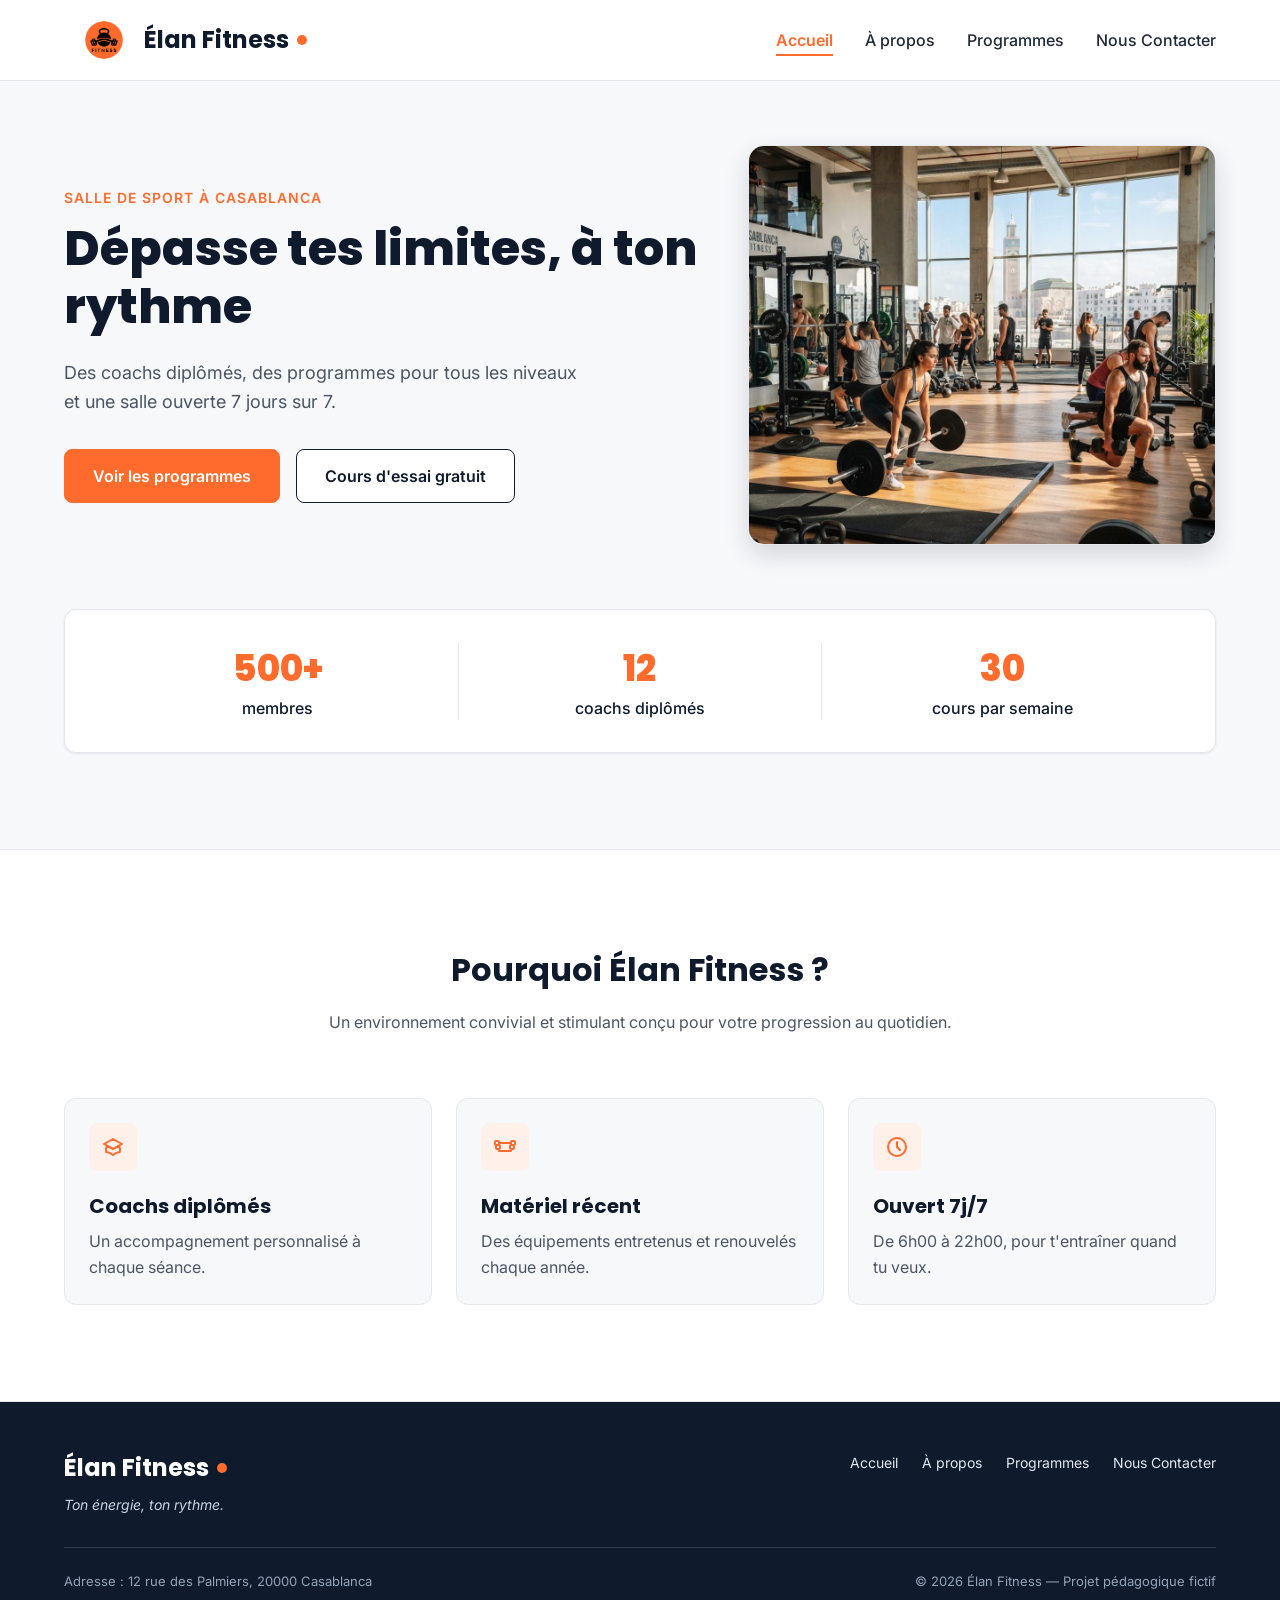
<file: docs/index.html>
<!DOCTYPE html>
<html lang="fr">

<head>
  <meta charset="UTF-8">
  <meta name="viewport" content="width=device-width, initial-scale=1">
  <meta name="description"
    content="Élan Fitness, salle de sport à Casablanca : musculation, yoga, cardio et boxe fitness avec des coachs diplômés. Réservez votre cours d'essai gratuit.">
  <title>Élan Fitness | Salle de sport à Casablanca</title>

  <link rel="preconnect" href="https://fonts.googleapis.com">
  <link rel="preconnect" href="https://fonts.gstatic.com" crossorigin>
  <link
    href="https://fonts.googleapis.com/css2?family=Inter:wght@400;500;600&family=Poppins:wght@600;700;800&display=swap"
    rel="stylesheet">

  <link rel="stylesheet" href="style.css">
  <link rel="icon" type="image/png" href="img/websitelogo.png">
</head>

<body>

  <header class="en-tete">
    <div class="conteneur en-tete-contenu">
      <button class="menu-toggle" aria-label="Afficher le menu">
        <span></span>
        <span></span>
        <span></span>
      </button>
      <div class="logo-wrapper">
        <img src="img/websitelogo.png" alt="Élan Fitness" class="hero-img">
        <a href="#accueil" class="logo">Élan Fitness</a>
      </div>
      <nav aria-label="Navigation principale">
        <ul class="menu">
          <li><a href="#accueil" class="lien-actif">Accueil</a></li>
          <li><a href="propos.html">À propos</a></li>
          <li><a href="programmes.html">Programmes</a></li>
          <li><a href="nouscontacter.html">Nous Contacter</a></li>
        </ul>
      </nav>
    </div>
  </header>

  <main>

    <section id="accueil" class="hero">
      <div class="conteneur">

        <div class="hero-contenu">
          <div class="hero-texte">
            <p class="sur-titre">Salle de sport à Casablanca</p>
            <h1>Dépasse tes limites, à ton rythme</h1>
            <p class="hero-description">
              Des coachs diplômés, des programmes pour tous les niveaux et une salle ouverte 7 jours sur 7.
            </p>
            <div class="boutons">
              <a href="programmes.html" class="bouton bouton-principal">Voir les programmes</a>
              <a href="nouscontacter.html" class="bouton bouton-secondaire">Cours d'essai gratuit</a>
            </div>
          </div>

          <img class="hero-image" src="img/hero.jpg"
            alt="Des personnes s'entraînent dans une salle de sport lumineuse à Casablanca">
        </div>

        <div class="chiffres">
          <div class="chiffre">
            <p class="chiffre-nombre">500+</p>
            <p>membres</p>
          </div>
          <div class="chiffre">
            <p class="chiffre-nombre">12</p>
            <p>coachs diplômés</p>
          </div>
          <div class="chiffre">
            <p class="chiffre-nombre">30</p>
            <p>cours par semaine</p>
          </div>
        </div>

      </div>
    </section>
    <section class="section section-blanche">
      <div class="conteneur">

        <div class="section-titre">
          <h2>Pourquoi Élan Fitness ?</h2>
          <p>Un environnement convivial et stimulant conçu pour votre progression au quotidien.</p>
        </div>

        <div class="cartes">
          <article class="carte carte-avantage">
            <div class="icone"><img src="img/icone-coach.svg" alt=""></div>
            <h3>Coachs diplômés</h3>
            <p>Un accompagnement personnalisé à chaque séance.</p>
          </article>

          <article class="carte carte-avantage">
            <div class="icone"><img src="img/icone-materiel.svg" alt=""></div>
            <h3>Matériel récent</h3>
            <p>Des équipements entretenus et renouvelés chaque année.</p>
          </article>

          <article class="carte carte-avantage">
            <div class="icone"><img src="img/icone-horloge.svg" alt=""></div>
            <h3>Ouvert 7j/7</h3>
            <p>De 6h00 à 22h00, pour t'entraîner quand tu veux.</p>
          </article>
        </div>

      </div>
    </section>

  </main>

  <footer class="pied-de-page">
    <div class="conteneur">

      <div class="pied-haut">
        <div>
          <p class="logo logo-clair">Élan Fitness</p>
          <p class="slogan">Ton énergie, ton rythme.</p>
        </div>

        <nav aria-label="Navigation du pied de page">
          <ul class="menu menu-pied">
            <li><a href="#accueil">Accueil</a></li>
            <li><a href="propos.html">À propos</a></li>
            <li><a href="programmes.html">Programmes</a></li>
            <li><a href="nouscontacter.html">Nous Contacter</a></li>
          </ul>
        </nav>
      </div>

      <div class="pied-bas">
        <p>Adresse : 12 rue des Palmiers, 20000 Casablanca</p>
        <p>&copy; 2026 Élan Fitness — Projet pédagogique fictif</p>
      </div>

    </div>
  </footer>
  <script>
    const menuToggle = document.querySelector('.menu-toggle');
    const menu = document.querySelector('nav[aria-label="Navigation principale"] .menu');

    menuToggle.addEventListener('click', () => {
      menu.classList.toggle('menu-ouvert');
    });
  </script>
</body>

</html>
</file>
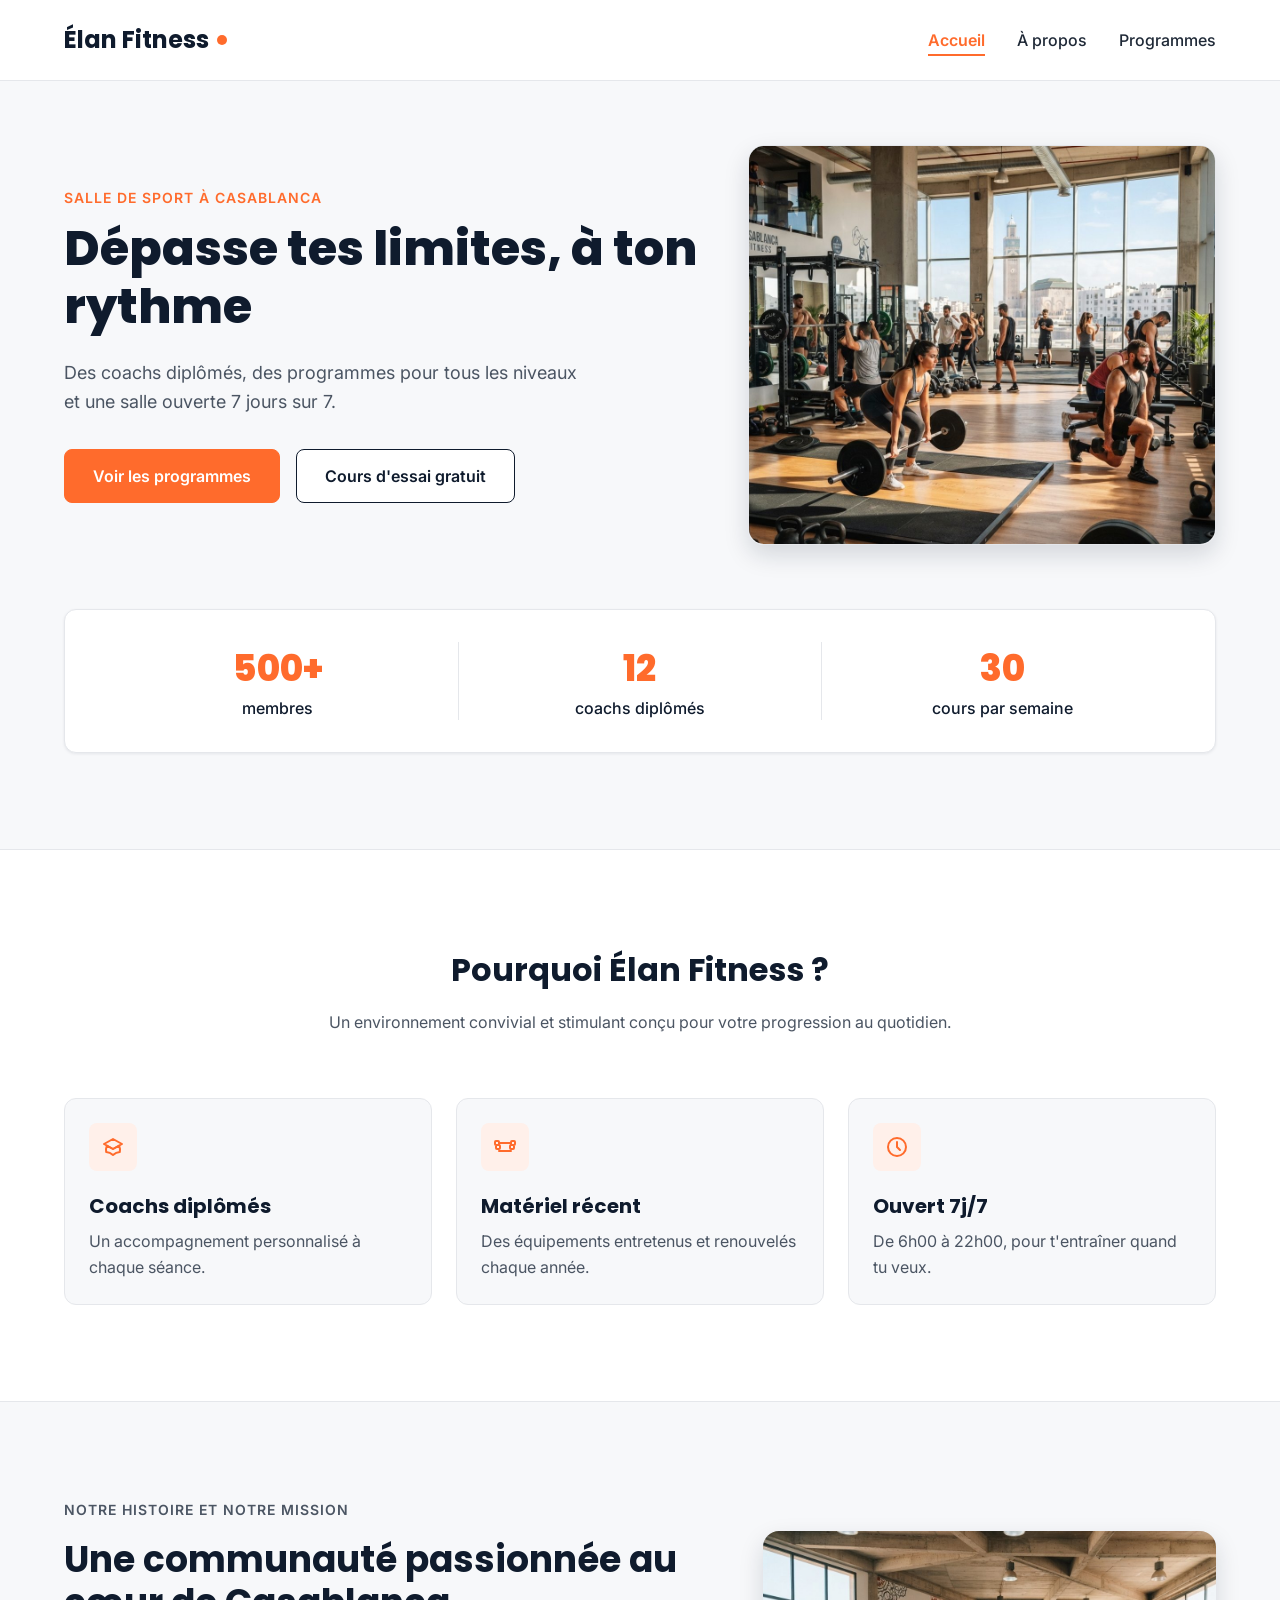
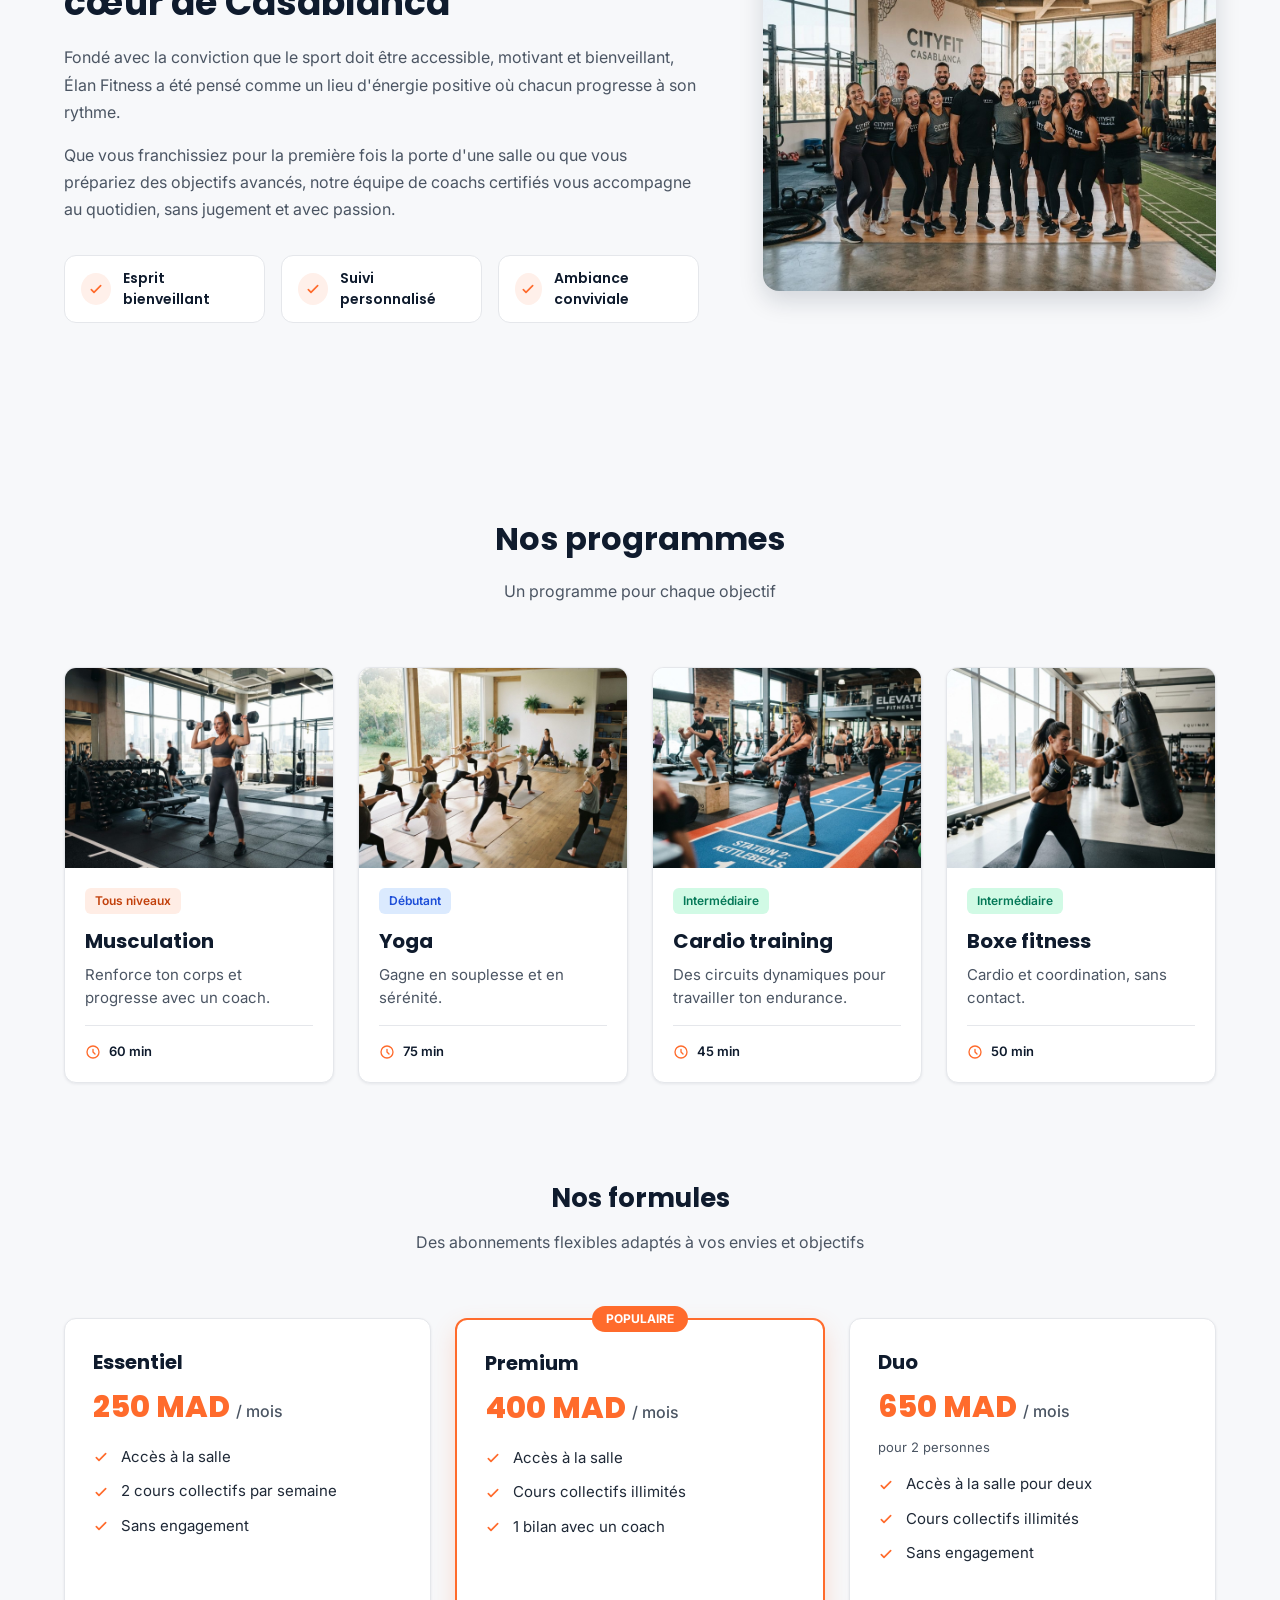
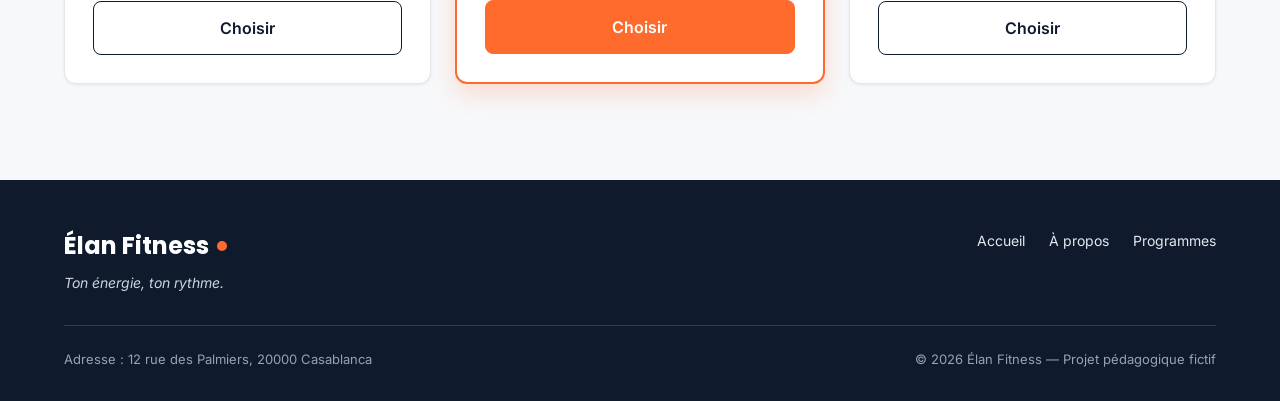
<file: elan-fitness-20261006T102312Z-1-001/elan-fitness/index.html>
<!DOCTYPE html>
<html lang="fr">
<head>
  <meta charset="UTF-8">
  <meta name="viewport" content="width=device-width, initial-scale=1">
  <meta name="description" content="Élan Fitness, salle de sport à Casablanca : musculation, yoga, cardio et boxe fitness avec des coachs diplômés. Réservez votre cours d'essai gratuit.">
  <title>Élan Fitness | Salle de sport à Casablanca</title>

  <link rel="preconnect" href="https://fonts.googleapis.com">
  <link rel="preconnect" href="https://fonts.gstatic.com" crossorigin>
  <link href="https://fonts.googleapis.com/css2?family=Inter:wght@400;500;600&family=Poppins:wght@600;700;800&display=swap" rel="stylesheet">

  <link rel="stylesheet" href="style.css">
</head>

<body>

  <header class="en-tete">
    <div class="conteneur en-tete-contenu">
      <a href="#accueil" class="logo">Élan Fitness</a>

      <nav aria-label="Navigation principale">
        <ul class="menu">
          <li><a href="#accueil" class="lien-actif">Accueil</a></li>
          <li><a href="#a-propos">À propos</a></li>
          <li><a href="#programmes">Programmes</a></li>
        </ul>
      </nav>
    </div>
  </header>

  <main>

    <section id="accueil" class="hero">
      <div class="conteneur">

        <div class="hero-contenu">
          <div class="hero-texte">
            <p class="sur-titre">Salle de sport à Casablanca</p>
            <h1>Dépasse tes limites, à ton rythme</h1>
            <p class="hero-description">
              Des coachs diplômés, des programmes pour tous les niveaux et une salle ouverte 7 jours sur 7.
            </p>
            <div class="boutons">
              <a href="#programmes" class="bouton bouton-principal">Voir les programmes</a>
              <a href="#contact" class="bouton bouton-secondaire">Cours d'essai gratuit</a>
            </div>
          </div>

          <img class="hero-image" src="img/hero.jpg" alt="Des personnes s'entraînent dans une salle de sport lumineuse à Casablanca">
        </div>

        <div class="chiffres">
          <div class="chiffre">
            <p class="chiffre-nombre">500+</p>
            <p>membres</p>
          </div>
          <div class="chiffre">
            <p class="chiffre-nombre">12</p>
            <p>coachs diplômés</p>
          </div>
          <div class="chiffre">
            <p class="chiffre-nombre">30</p>
            <p>cours par semaine</p>
          </div>
        </div>

      </div>
    </section>

    <section class="section section-blanche">
      <div class="conteneur">

        <div class="section-titre">
          <h2>Pourquoi Élan Fitness ?</h2>
          <p>Un environnement convivial et stimulant conçu pour votre progression au quotidien.</p>
        </div>

        <div class="cartes">
          <article class="carte carte-avantage">
            <div class="icone"><img src="img/icone-coach.svg" alt=""></div>
            <h3>Coachs diplômés</h3>
            <p>Un accompagnement personnalisé à chaque séance.</p>
          </article>

          <article class="carte carte-avantage">
            <div class="icone"><img src="img/icone-materiel.svg" alt=""></div>
            <h3>Matériel récent</h3>
            <p>Des équipements entretenus et renouvelés chaque année.</p>
          </article>

          <article class="carte carte-avantage">
            <div class="icone"><img src="img/icone-horloge.svg" alt=""></div>
            <h3>Ouvert 7j/7</h3>
            <p>De 6h00 à 22h00, pour t'entraîner quand tu veux.</p>
          </article>
        </div>

      </div>
    </section>

    <section id="a-propos" class="section">
      <div class="conteneur apropos-contenu">

        <div class="apropos-texte">
          <p class="sur-titre">Notre histoire et notre mission</p>
          <h2>Une communauté passionnée au cœur de Casablanca</h2>
          <p>
            Fondé avec la conviction que le sport doit être accessible, motivant et bienveillant,
            Élan Fitness a été pensé comme un lieu d'énergie positive où chacun progresse à son rythme.
          </p>
          <p>
            Que vous franchissiez pour la première fois la porte d'une salle ou que vous prépariez des
            objectifs avancés, notre équipe de coachs certifiés vous accompagne au quotidien, sans
            jugement et avec passion.
          </p>

          <ul class="valeurs">
            <li class="valeur">
              <div class="icone icone-petite"><img src="img/icone-check.svg" alt=""></div>
              <span>Esprit bienveillant</span>
            </li>
            <li class="valeur">
              <div class="icone icone-petite"><img src="img/icone-check.svg" alt=""></div>
              <span>Suivi personnalisé</span>
            </li>
            <li class="valeur">
              <div class="icone icone-petite"><img src="img/icone-check.svg" alt=""></div>
              <span>Ambiance conviviale</span>
            </li>
          </ul>
        </div>

        <img class="apropos-image" src="img/equipe.jpg" alt="L'équipe de coachs d'Élan Fitness réunie dans la salle">

      </div>
    </section>

    <section id="programmes" class="section">
      <div class="conteneur">

        <div class="section-titre">
          <h2>Nos programmes</h2>
          <p>Un programme pour chaque objectif</p>
        </div>

        <div class="cartes">

          <article class="carte carte-programme">
            <img src="img/musculation.jpg" alt="Une sportive soulève des haltères dans l'espace musculation">
            <div class="programme-corps">
              <span class="etiquette etiquette-orange">Tous niveaux</span>
              <h3>Musculation</h3>
              <p>Renforce ton corps et progresse avec un coach.</p>
              <p class="duree"><img src="img/icone-duree.svg" alt="">60 min</p>
            </div>
          </article>

          <article class="carte carte-programme">
            <img src="img/yoga.jpg" alt="Un groupe pratique le yoga sur des tapis dans une salle lumineuse">
            <div class="programme-corps">
              <span class="etiquette etiquette-bleue">Débutant</span>
              <h3>Yoga</h3>
              <p>Gagne en souplesse et en sérénité.</p>
              <p class="duree"><img src="img/icone-duree.svg" alt="">75 min</p>
            </div>
          </article>

          <article class="carte carte-programme">
            <img src="img/cardio.jpg" alt="Des sportifs suivent un circuit de cardio training avec des kettlebells">
            <div class="programme-corps">
              <span class="etiquette etiquette-verte">Intermédiaire</span>
              <h3>Cardio training</h3>
              <p>Des circuits dynamiques pour travailler ton endurance.</p>
              <p class="duree"><img src="img/icone-duree.svg" alt="">45 min</p>
            </div>
          </article>

          <article class="carte carte-programme">
            <img src="img/boxe.jpg" alt="Une sportive frappe un sac de frappe pendant un cours de boxe fitness">
            <div class="programme-corps">
              <span class="etiquette etiquette-verte">Intermédiaire</span>
              <h3>Boxe fitness</h3>
              <p>Cardio et coordination, sans contact.</p>
              <p class="duree"><img src="img/icone-duree.svg" alt="">50 min</p>
            </div>
          </article>

        </div>

        <div class="formules">

          <div class="section-titre">
            <h3>Nos formules</h3>
            <p>Des abonnements flexibles adaptés à vos envies et objectifs</p>
          </div>

          <div class="cartes">

            <article class="carte formule">
              <h4>Essentiel</h4>
              <p class="prix">250 MAD <span>/ mois</span></p>
              <ul class="formule-liste">
                <li>Accès à la salle</li>
                <li>2 cours collectifs par semaine</li>
                <li>Sans engagement</li>
              </ul>
              <a href="#contact" class="bouton bouton-secondaire">Choisir</a>
            </article>

            <article class="carte formule formule-populaire">
              <p class="badge-populaire">Populaire</p>
              <h4>Premium</h4>
              <p class="prix">400 MAD <span>/ mois</span></p>
              <ul class="formule-liste">
                <li>Accès à la salle</li>
                <li>Cours collectifs illimités</li>
                <li>1 bilan avec un coach</li>
              </ul>
              <a href="#contact" class="bouton bouton-principal">Choisir</a>
            </article>

            <article class="carte formule">
              <h4>Duo</h4>
              <p class="prix">650 MAD <span>/ mois</span></p>
              <p class="prix-note">pour 2 personnes</p>
              <ul class="formule-liste">
                <li>Accès à la salle pour deux</li>
                <li>Cours collectifs illimités</li>
                <li>Sans engagement</li>
              </ul>
              <a href="#contact" class="bouton bouton-secondaire">Choisir</a>
            </article>

          </div>
        </div>

      </div>
    </section>

  </main>

  <footer class="pied-de-page">
    <div class="conteneur">

      <div class="pied-haut">
        <div>
          <p class="logo logo-clair">Élan Fitness</p>
          <p class="slogan">Ton énergie, ton rythme.</p>
        </div>

        <nav aria-label="Navigation du pied de page">
          <ul class="menu menu-pied">
            <li><a href="#accueil">Accueil</a></li>
            <li><a href="#a-propos">À propos</a></li>
            <li><a href="#programmes">Programmes</a></li>
          </ul>
        </nav>
      </div>

      <div class="pied-bas">
        <p>Adresse : 12 rue des Palmiers, 20000 Casablanca</p>
        <p>&copy; 2026 Élan Fitness — Projet pédagogique fictif</p>
      </div>

    </div>
  </footer>

</body>
</html>
</file>
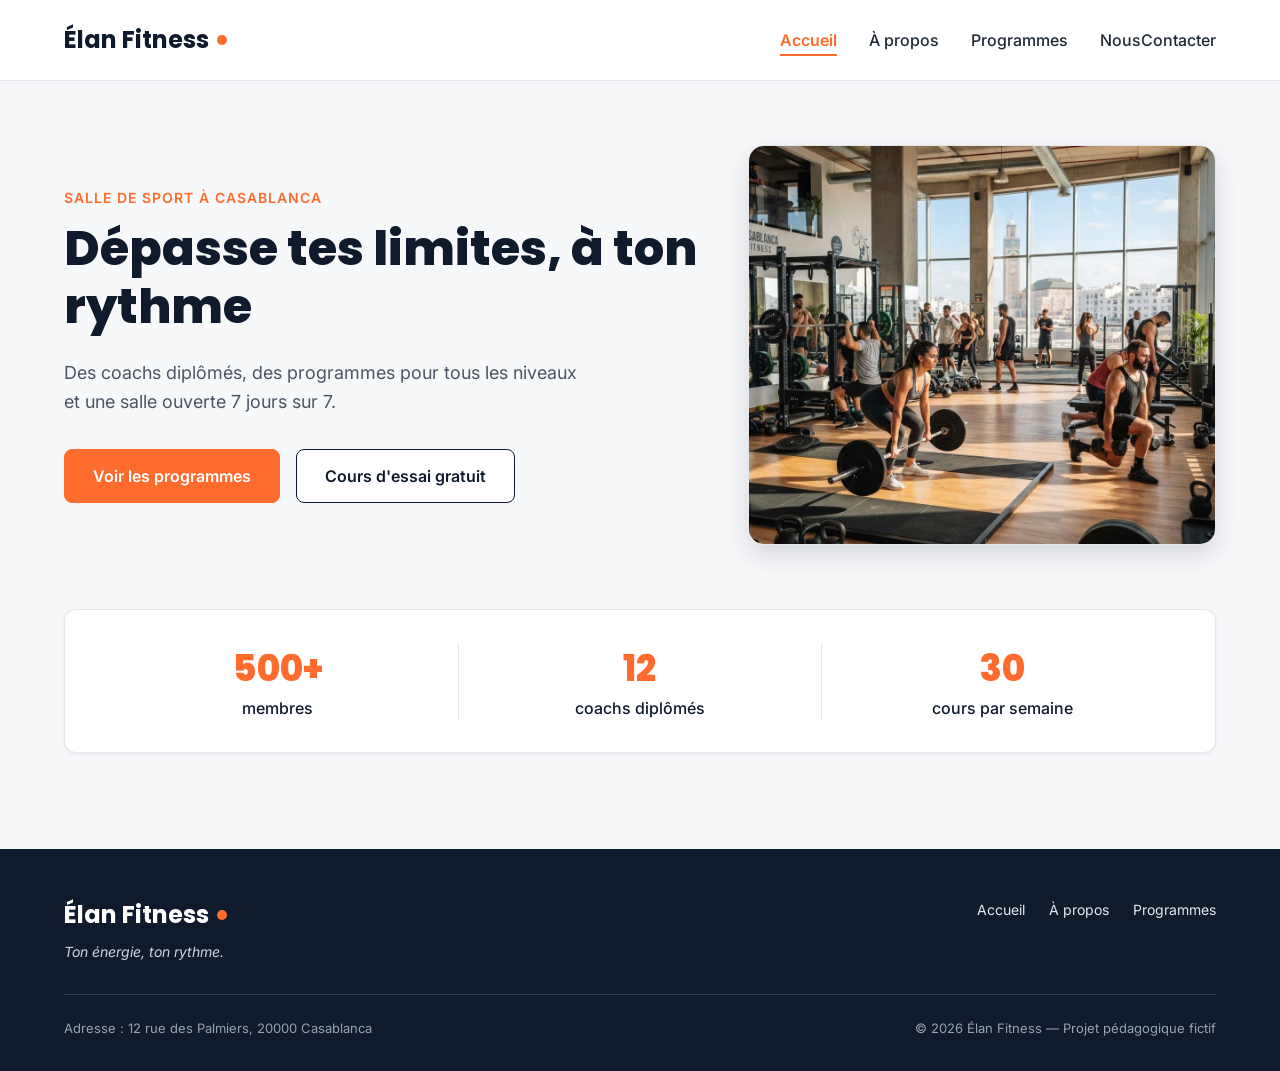
<file: Front-end/elan-fitness/index.html>
<!DOCTYPE html>
<html lang="fr">
<head>
  <meta charset="UTF-8">
  <meta name="viewport" content="width=device-width, initial-scale=1">
  <meta name="description" content="Élan Fitness, salle de sport à Casablanca : musculation, yoga, cardio et boxe fitness avec des coachs diplômés. Réservez votre cours d'essai gratuit.">
  <title>Élan Fitness | Salle de sport à Casablanca</title>

  <link rel="preconnect" href="https://fonts.googleapis.com">
  <link rel="preconnect" href="https://fonts.gstatic.com" crossorigin>
  <link href="https://fonts.googleapis.com/css2?family=Inter:wght@400;500;600&family=Poppins:wght@600;700;800&display=swap" rel="stylesheet">

  <link rel="stylesheet" href="style.css">
</head>

<body>

  <header class="en-tete">
    <div class="conteneur en-tete-contenu">
      <a href="#accueil" class="logo">Élan Fitness</a>

      <nav aria-label="Navigation principale">
        <ul class="menu">
          <li><a href="#accueil" class="lien-actif">Accueil</a></li>
          <li><a href="propos.html">À propos</a></li>
          <li><a href="programmes.html">Programmes</a></li>
          <li><a href="programmes.html">NousContacter</a></li>
        </ul>
      </nav>
    </div>
  </header>

  <main>

    <section id="accueil" class="hero">
      <div class="conteneur">

        <div class="hero-contenu">
          <div class="hero-texte">
            <p class="sur-titre">Salle de sport à Casablanca</p>
            <h1>Dépasse tes limites, à ton rythme</h1>
            <p class="hero-description">
              Des coachs diplômés, des programmes pour tous les niveaux et une salle ouverte 7 jours sur 7.
            </p>
            <div class="boutons">
              <a href="#programmes" class="bouton bouton-principal">Voir les programmes</a>
              <a href="#contact" class="bouton bouton-secondaire">Cours d'essai gratuit</a>
            </div>
          </div>

          <img class="hero-image" src="img/hero.jpg" alt="Des personnes s'entraînent dans une salle de sport lumineuse à Casablanca">
        </div>

        <div class="chiffres">
          <div class="chiffre">
            <p class="chiffre-nombre">500+</p>
            <p>membres</p>
          </div>
          <div class="chiffre">
            <p class="chiffre-nombre">12</p>
            <p>coachs diplômés</p>
          </div>
          <div class="chiffre">
            <p class="chiffre-nombre">30</p>
            <p>cours par semaine</p>
          </div>
        </div>

      </div>
    </section>
  </main>

  <footer class="pied-de-page">
    <div class="conteneur">

      <div class="pied-haut">
        <div>
          <p class="logo logo-clair">Élan Fitness</p>
          <p class="slogan">Ton énergie, ton rythme.</p>
        </div>

        <nav aria-label="Navigation du pied de page">
          <ul class="menu menu-pied">
            <li><a href="#accueil">Accueil</a></li>
            <li><a href="propos.html">À propos</a></li>
            <li><a href="programmes.html">Programmes</a></li>
          </ul>
        </nav>
      </div>

      <div class="pied-bas">
        <p>Adresse : 12 rue des Palmiers, 20000 Casablanca</p>
        <p>&copy; 2026 Élan Fitness — Projet pédagogique fictif</p>
      </div>

    </div>
  </footer>

</body>
</html>
</file>
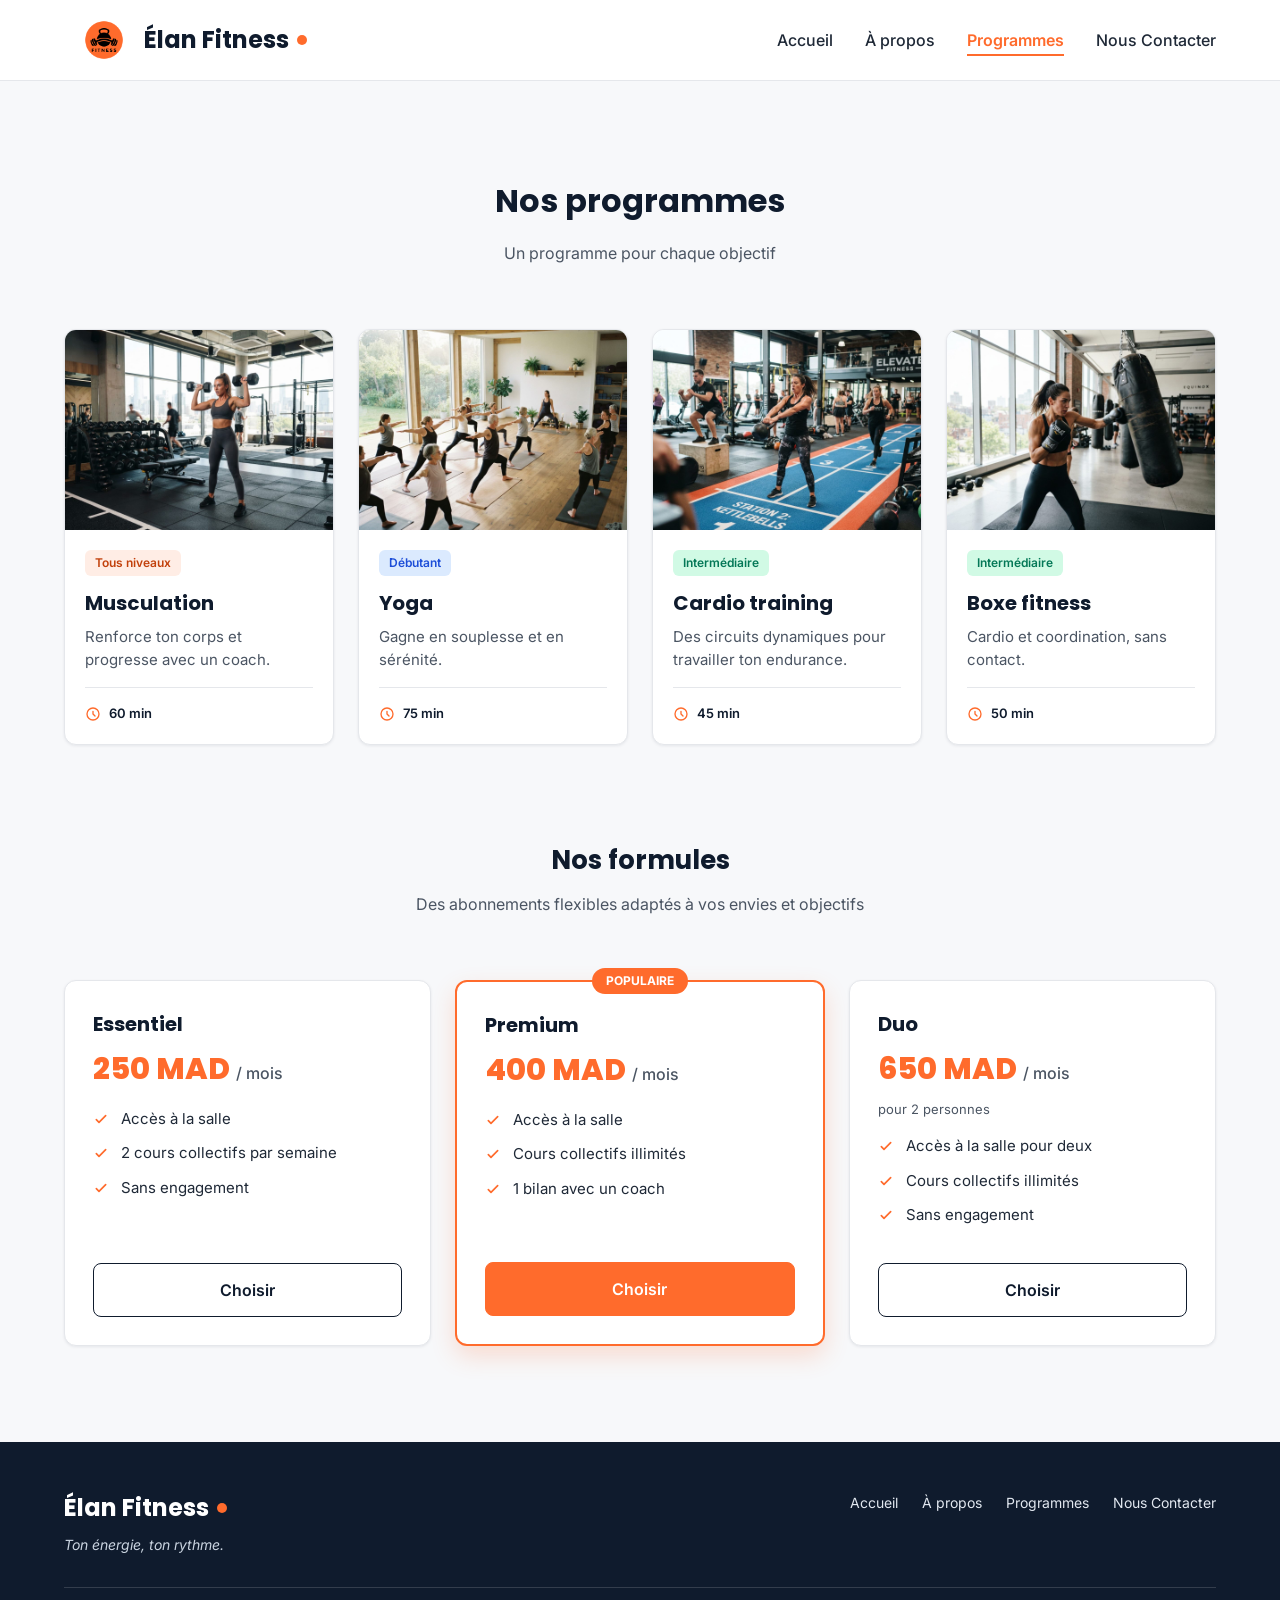
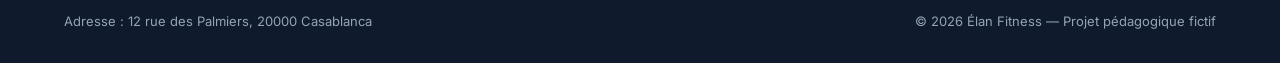
<file: docs/programmes.html>
<!DOCTYPE html>
<html lang="fr">

<head>
  <meta charset="UTF-8">
  <meta name="viewport" content="width=device-width, initial-scale=1">
  <meta name="description"
    content="Élan Fitness, salle de sport à Casablanca : musculation, yoga, cardio et boxe fitness avec des coachs diplômés. Réservez votre cours d'essai gratuit.">
  <title>Élan Fitness | Salle de sport à Casablanca</title>

  <link rel="preconnect" href="https://fonts.googleapis.com">
  <link rel="preconnect" href="https://fonts.gstatic.com" crossorigin>
  <link
    href="https://fonts.googleapis.com/css2?family=Inter:wght@400;500;600&family=Poppins:wght@600;700;800&display=swap"
    rel="stylesheet">
  <link rel="icon" type="image/png" href="img/websitelogo.png">
  <link rel="stylesheet" href="style.css">
</head>

<body>

  <header class="en-tete">
    <div class="conteneur en-tete-contenu">
      <button class="menu-toggle" aria-label="Afficher le menu">
        <span></span>
        <span></span>
        <span></span>
      </button>
      <div class="logo-wrapper">
        <img src="img/websitelogo.png" alt="Élan Fitness" class="hero-img">
        <a href="index.html" class="logo">Élan Fitness</a>
      </div>
      <nav aria-label="Navigation principale">
        <ul class="menu">
          <li><a href="index.html">Accueil</a></li>
          <li><a href="propos.html">À propos</a></li>
          <li><a href="#programmes" class="lien-actif">Programmes</a></li>
          <li><a href="nouscontacter.html">Nous Contacter</a></li>
        </ul>
      </nav>
    </div>
  </header>

  <main>
    <section id="programmes" class="section">
      <div class="conteneur">

        <div class="section-titre">
          <h2>Nos programmes</h2>
          <p>Un programme pour chaque objectif</p>
        </div>

        <div class="cartes">

          <article class="carte carte-programme">
            <img src="img/musculation.jpg" alt="Une sportive soulève des haltères dans l'espace musculation">
            <div class="programme-corps">
              <span class="etiquette etiquette-orange">Tous niveaux</span>
              <h3>Musculation</h3>
              <p>Renforce ton corps et progresse avec un coach.</p>
              <p class="duree"><img src="img/icone-duree.svg" alt="">60 min</p>
            </div>
          </article>

          <article class="carte carte-programme">
            <img src="img/yoga.jpg" alt="Un groupe pratique le yoga sur des tapis dans une salle lumineuse">
            <div class="programme-corps">
              <span class="etiquette etiquette-bleue">Débutant</span>
              <h3>Yoga</h3>
              <p>Gagne en souplesse et en sérénité.</p>
              <p class="duree"><img src="img/icone-duree.svg" alt="">75 min</p>
            </div>
          </article>

          <article class="carte carte-programme">
            <img src="img/cardio.jpg" alt="Des sportifs suivent un circuit de cardio training avec des kettlebells">
            <div class="programme-corps">
              <span class="etiquette etiquette-verte">Intermédiaire</span>
              <h3>Cardio training</h3>
              <p>Des circuits dynamiques pour travailler ton endurance.</p>
              <p class="duree"><img src="img/icone-duree.svg" alt="">45 min</p>
            </div>
          </article>

          <article class="carte carte-programme">
            <img src="img/boxe.jpg" alt="Une sportive frappe un sac de frappe pendant un cours de boxe fitness">
            <div class="programme-corps">
              <span class="etiquette etiquette-verte">Intermédiaire</span>
              <h3>Boxe fitness</h3>
              <p>Cardio et coordination, sans contact.</p>
              <p class="duree"><img src="img/icone-duree.svg" alt="">50 min</p>
            </div>
          </article>

        </div>

        <div class="formules">

          <div class="section-titre">
            <h3>Nos formules</h3>
            <p>Des abonnements flexibles adaptés à vos envies et objectifs</p>
          </div>

          <div class="cartes">

            <article class="carte formule">
              <h4>Essentiel</h4>
              <p class="prix">250 MAD <span>/ mois</span></p>
              <ul class="formule-liste">
                <li>Accès à la salle</li>
                <li>2 cours collectifs par semaine</li>
                <li>Sans engagement</li>
              </ul>
              <a href="nouscontacter.html" class="bouton bouton-secondaire">Choisir</a>
            </article>

            <article class="carte formule formule-populaire">
              <p class="badge-populaire">Populaire</p>
              <h4>Premium</h4>
              <p class="prix">400 MAD <span>/ mois</span></p>
              <ul class="formule-liste">
                <li>Accès à la salle</li>
                <li>Cours collectifs illimités</li>
                <li>1 bilan avec un coach</li>
              </ul>
              <a href="nouscontacter.html" class="bouton bouton-principal">Choisir</a>
            </article>

            <article class="carte formule">
              <h4>Duo</h4>
              <p class="prix">650 MAD <span>/ mois</span></p>
              <p class="prix-note">pour 2 personnes</p>
              <ul class="formule-liste">
                <li>Accès à la salle pour deux</li>
                <li>Cours collectifs illimités</li>
                <li>Sans engagement</li>
              </ul>
              <a href="nouscontacter.html" class="bouton bouton-secondaire">Choisir</a>
            </article>

          </div>
        </div>

      </div>
    </section>
  </main>

  <footer class="pied-de-page">
    <div class="conteneur">

      <div class="pied-haut">
        <div>
          <p class="logo logo-clair">Élan Fitness</p>
          <p class="slogan">Ton énergie, ton rythme.</p>
        </div>

        <nav aria-label="Navigation du pied de page">
          <ul class="menu menu-pied">
            <li><a href="index.html">Accueil</a></li>
            <li><a href="propos.html">À propos</a></li>
            <li><a href="#programmes">Programmes</a></li>
            <li><a href="nouscontacter.html">Nous Contacter</a></li>
          </ul>
        </nav>
      </div>

      <div class="pied-bas">
        <p>Adresse : 12 rue des Palmiers, 20000 Casablanca</p>
        <p>&copy; 2026 Élan Fitness — Projet pédagogique fictif</p>
      </div>

    </div>
  </footer>
  <script>
    const menuToggle = document.querySelector('.menu-toggle');
    const menu = document.querySelector('nav[aria-label="Navigation principale"] .menu');

    menuToggle.addEventListener('click', () => {
      menu.classList.toggle('menu-ouvert');
    });
  </script>
</body>

</html>
</file>
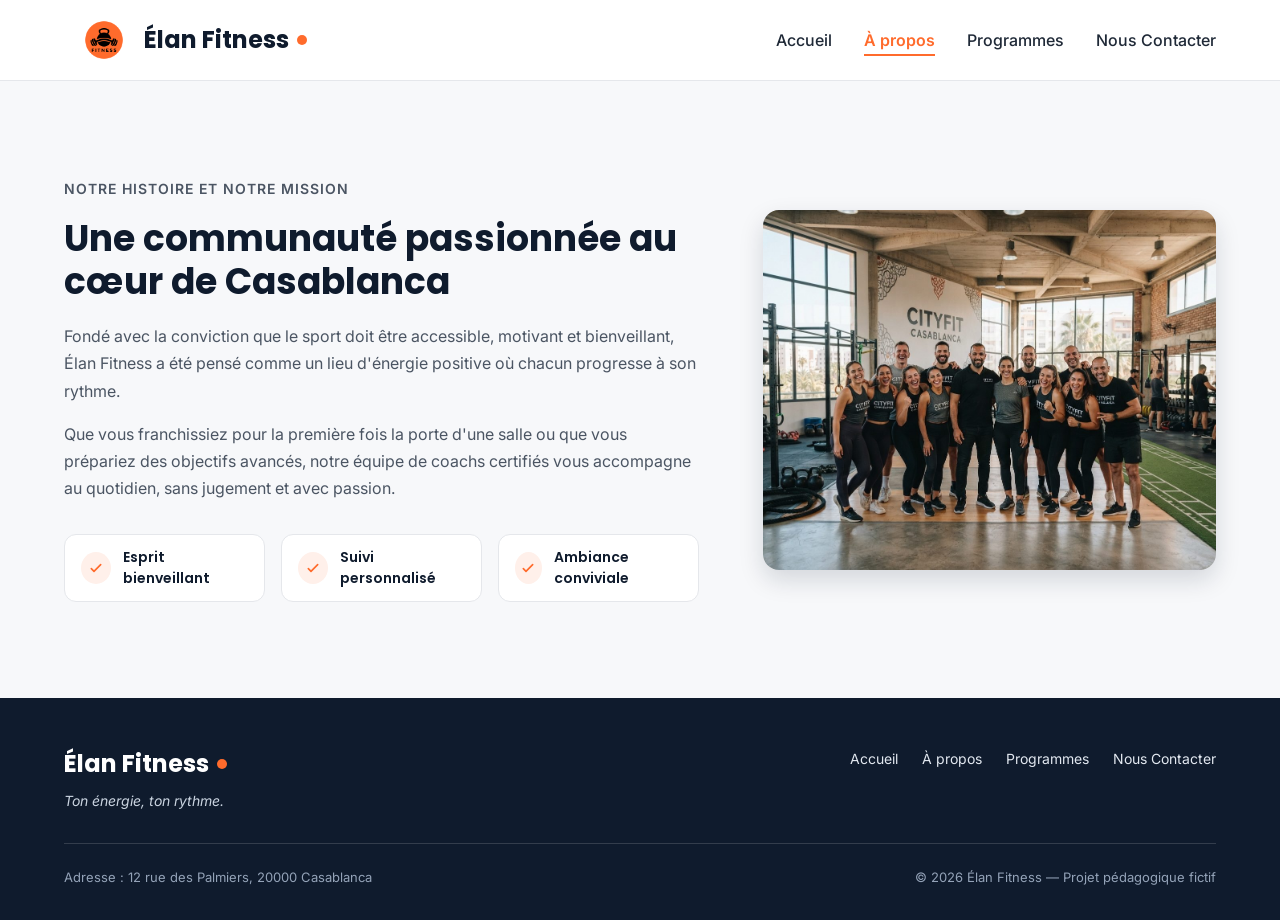
<file: docs/propos.html>
<!DOCTYPE html>
<html lang="fr">

<head>
  <meta charset="UTF-8">
  <meta name="viewport" content="width=device-width, initial-scale=1">
  <meta name="description"
    content="Élan Fitness, salle de sport à Casablanca : musculation, yoga, cardio et boxe fitness avec des coachs diplômés. Réservez votre cours d'essai gratuit.">
  <title>Élan Fitness | Salle de sport à Casablanca</title>

  <link rel="preconnect" href="https://fonts.googleapis.com">
  <link rel="preconnect" href="https://fonts.gstatic.com" crossorigin>
  <link
    href="https://fonts.googleapis.com/css2?family=Inter:wght@400;500;600&family=Poppins:wght@600;700;800&display=swap"
    rel="stylesheet">
  <link rel="icon" type="image/png" href="img/websitelogo.png">
  <link rel="stylesheet" href="style.css">
</head>

<body>

  <header class="en-tete">
    <div class="conteneur en-tete-contenu">
      <button class="menu-toggle" aria-label="Afficher le menu">
        <span></span>
        <span></span>
        <span></span>
      </button>
      <div class="logo-wrapper">
        <img src="img/websitelogo.png" alt="Élan Fitness" class="hero-img">
        <a href="index.html" class="logo">Élan Fitness</a>
      </div>
      <nav aria-label="Navigation principale">
        <ul class="menu">
          <li><a href="index.html">Accueil</a></li>
          <li><a href="#a-propos" class="lien-actif">À propos</a></li>
          <li><a href="programmes.html">Programmes</a></li>
          <li><a href="nouscontacter.html">Nous Contacter</a></li>
        </ul>
      </nav>
    </div>
  </header>
  <main>
    <section id="a-propos" class="section">
      <div class="conteneur apropos-contenu">

        <div class="apropos-texte">
          <p class="sur-titre">Notre histoire et notre mission</p>
          <h2>Une communauté passionnée au cœur de Casablanca</h2>
          <p>
            Fondé avec la conviction que le sport doit être accessible, motivant et bienveillant,
            Élan Fitness a été pensé comme un lieu d'énergie positive où chacun progresse à son rythme.
          </p>
          <p>
            Que vous franchissiez pour la première fois la porte d'une salle ou que vous prépariez des
            objectifs avancés, notre équipe de coachs certifiés vous accompagne au quotidien, sans
            jugement et avec passion.
          </p>

          <ul class="valeurs">
            <li class="valeur">
              <div class="icone icone-petite"><img src="img/icone-check.svg" alt=""></div>
              <span>Esprit bienveillant</span>
            </li>
            <li class="valeur">
              <div class="icone icone-petite"><img src="img/icone-check.svg" alt=""></div>
              <span>Suivi personnalisé</span>
            </li>
            <li class="valeur">
              <div class="icone icone-petite"><img src="img/icone-check.svg" alt=""></div>
              <span>Ambiance conviviale</span>
            </li>
          </ul>
        </div>

        <img class="apropos-image" src="img/equipe.jpg" alt="L'équipe de coachs d'Élan Fitness réunie dans la salle">

      </div>
    </section>

  </main>

  <footer class="pied-de-page">
    <div class="conteneur">

      <div class="pied-haut">
        <div>
          <p class="logo logo-clair">Élan Fitness</p>
          <p class="slogan">Ton énergie, ton rythme.</p>
        </div>

        <nav aria-label="Navigation du pied de page">
          <ul class="menu menu-pied">
            <li><a href="index.html">Accueil</a></li>
            <li><a href="#a-propos">À propos</a></li>
            <li><a href="programmes.html">Programmes</a></li>
            <li><a href="nouscontacter.html">Nous Contacter</a></li>
          </ul>
        </nav>
      </div>

      <div class="pied-bas">
        <p>Adresse : 12 rue des Palmiers, 20000 Casablanca</p>
        <p>&copy; 2026 Élan Fitness — Projet pédagogique fictif</p>
      </div>

    </div>
  </footer>
  <script>
    const menuToggle = document.querySelector('.menu-toggle');
    const menu = document.querySelector('nav[aria-label="Navigation principale"] .menu');

    menuToggle.addEventListener('click', () => {
      menu.classList.toggle('menu-ouvert');
    });
  </script>
</body>

</html>
</file>
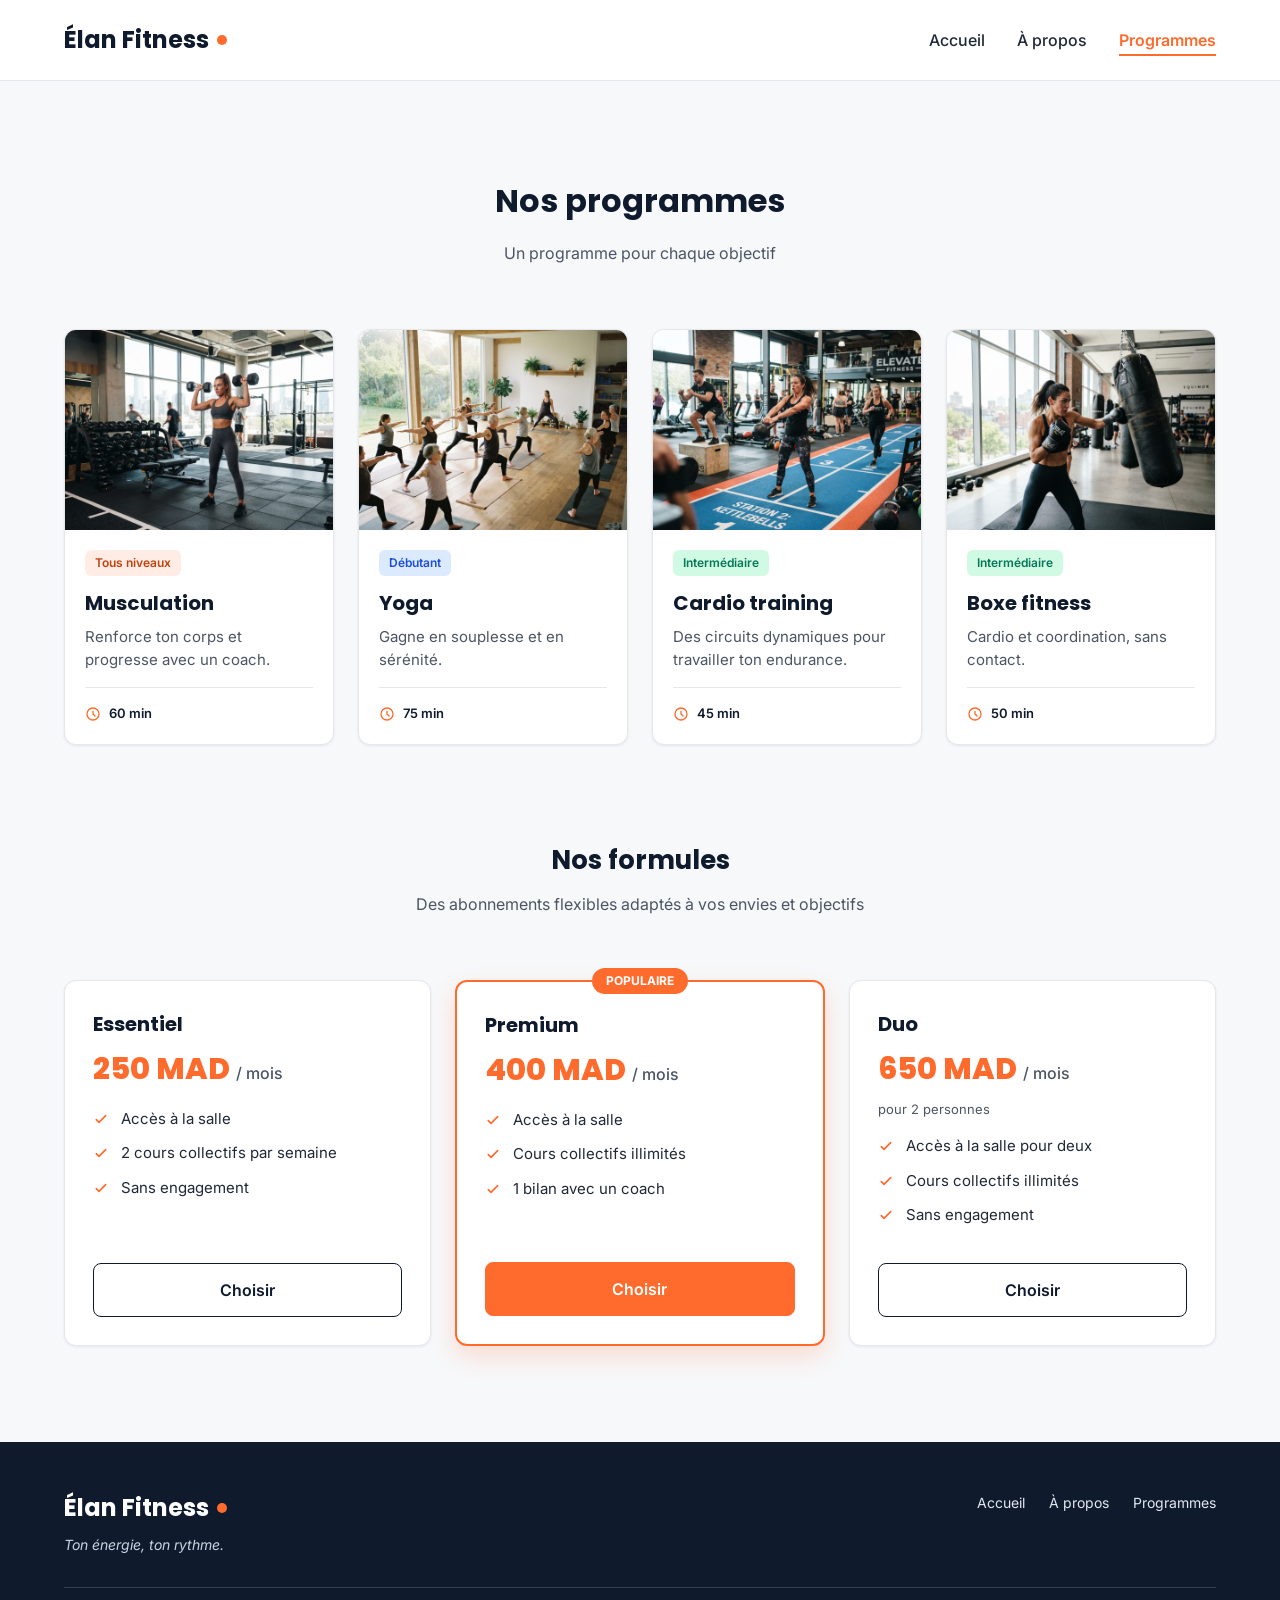
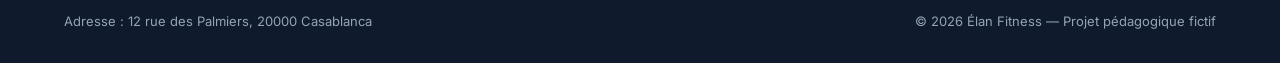
<file: Front-end/elan-fitness/programmes.html>
<!DOCTYPE html>
<html lang="fr">
<head>
  <meta charset="UTF-8">
  <meta name="viewport" content="width=device-width, initial-scale=1">
  <meta name="description" content="Élan Fitness, salle de sport à Casablanca : musculation, yoga, cardio et boxe fitness avec des coachs diplômés. Réservez votre cours d'essai gratuit.">
  <title>Élan Fitness | Salle de sport à Casablanca</title>

  <link rel="preconnect" href="https://fonts.googleapis.com">
  <link rel="preconnect" href="https://fonts.gstatic.com" crossorigin>
  <link href="https://fonts.googleapis.com/css2?family=Inter:wght@400;500;600&family=Poppins:wght@600;700;800&display=swap" rel="stylesheet">

  <link rel="stylesheet" href="style.css">
</head>
<body>
    
  <header class="en-tete">
    <div class="conteneur en-tete-contenu">
      <a href="#accueil" class="logo">Élan Fitness</a>

      <nav aria-label="Navigation principale">
        <ul class="menu">
          <li><a href="index.html">Accueil</a></li>
          <li><a href="propos.html">À propos</a></li>
          <li><a href="#programmes" class="lien-actif">Programmes</a></li>
        </ul>
      </nav>
    </div>
  </header>

  <main>
    <section id="programmes" class="section">
      <div class="conteneur">

        <div class="section-titre">
          <h2>Nos programmes</h2>
          <p>Un programme pour chaque objectif</p>
        </div>

        <div class="cartes">

          <article class="carte carte-programme">
            <img src="img/musculation.jpg" alt="Une sportive soulève des haltères dans l'espace musculation">
            <div class="programme-corps">
              <span class="etiquette etiquette-orange">Tous niveaux</span>
              <h3>Musculation</h3>
              <p>Renforce ton corps et progresse avec un coach.</p>
              <p class="duree"><img src="img/icone-duree.svg" alt="">60 min</p>
            </div>
          </article>

          <article class="carte carte-programme">
            <img src="img/yoga.jpg" alt="Un groupe pratique le yoga sur des tapis dans une salle lumineuse">
            <div class="programme-corps">
              <span class="etiquette etiquette-bleue">Débutant</span>
              <h3>Yoga</h3>
              <p>Gagne en souplesse et en sérénité.</p>
              <p class="duree"><img src="img/icone-duree.svg" alt="">75 min</p>
            </div>
          </article>

          <article class="carte carte-programme">
            <img src="img/cardio.jpg" alt="Des sportifs suivent un circuit de cardio training avec des kettlebells">
            <div class="programme-corps">
              <span class="etiquette etiquette-verte">Intermédiaire</span>
              <h3>Cardio training</h3>
              <p>Des circuits dynamiques pour travailler ton endurance.</p>
              <p class="duree"><img src="img/icone-duree.svg" alt="">45 min</p>
            </div>
          </article>

          <article class="carte carte-programme">
            <img src="img/boxe.jpg" alt="Une sportive frappe un sac de frappe pendant un cours de boxe fitness">
            <div class="programme-corps">
              <span class="etiquette etiquette-verte">Intermédiaire</span>
              <h3>Boxe fitness</h3>
              <p>Cardio et coordination, sans contact.</p>
              <p class="duree"><img src="img/icone-duree.svg" alt="">50 min</p>
            </div>
          </article>

        </div>

        <div class="formules">

          <div class="section-titre">
            <h3>Nos formules</h3>
            <p>Des abonnements flexibles adaptés à vos envies et objectifs</p>
          </div>

          <div class="cartes">

            <article class="carte formule">
              <h4>Essentiel</h4>
              <p class="prix">250 MAD <span>/ mois</span></p>
              <ul class="formule-liste">
                <li>Accès à la salle</li>
                <li>2 cours collectifs par semaine</li>
                <li>Sans engagement</li>
              </ul>
              <a href="#contact" class="bouton bouton-secondaire">Choisir</a>
            </article>

            <article class="carte formule formule-populaire">
              <p class="badge-populaire">Populaire</p>
              <h4>Premium</h4>
              <p class="prix">400 MAD <span>/ mois</span></p>
              <ul class="formule-liste">
                <li>Accès à la salle</li>
                <li>Cours collectifs illimités</li>
                <li>1 bilan avec un coach</li>
              </ul>
              <a href="#contact" class="bouton bouton-principal">Choisir</a>
            </article>

            <article class="carte formule">
              <h4>Duo</h4>
              <p class="prix">650 MAD <span>/ mois</span></p>
              <p class="prix-note">pour 2 personnes</p>
              <ul class="formule-liste">
                <li>Accès à la salle pour deux</li>
                <li>Cours collectifs illimités</li>
                <li>Sans engagement</li>
              </ul>
              <a href="#contact" class="bouton bouton-secondaire">Choisir</a>
            </article>

          </div>
        </div>

      </div>
    </section>
    </main>

      <footer class="pied-de-page">
    <div class="conteneur">

      <div class="pied-haut">
        <div>
          <p class="logo logo-clair">Élan Fitness</p>
          <p class="slogan">Ton énergie, ton rythme.</p>
        </div>

        <nav aria-label="Navigation du pied de page">
          <ul class="menu menu-pied">
            <li><a href="index.html">Accueil</a></li>
            <li><a href="propos.html">À propos</a></li>
            <li><a href="#programmes">Programmes</a></li>
          </ul>
        </nav>
      </div>

      <div class="pied-bas">
        <p>Adresse : 12 rue des Palmiers, 20000 Casablanca</p>
        <p>&copy; 2026 Élan Fitness — Projet pédagogique fictif</p>
      </div>

    </div>
  </footer>


</body>
</html>
</file>
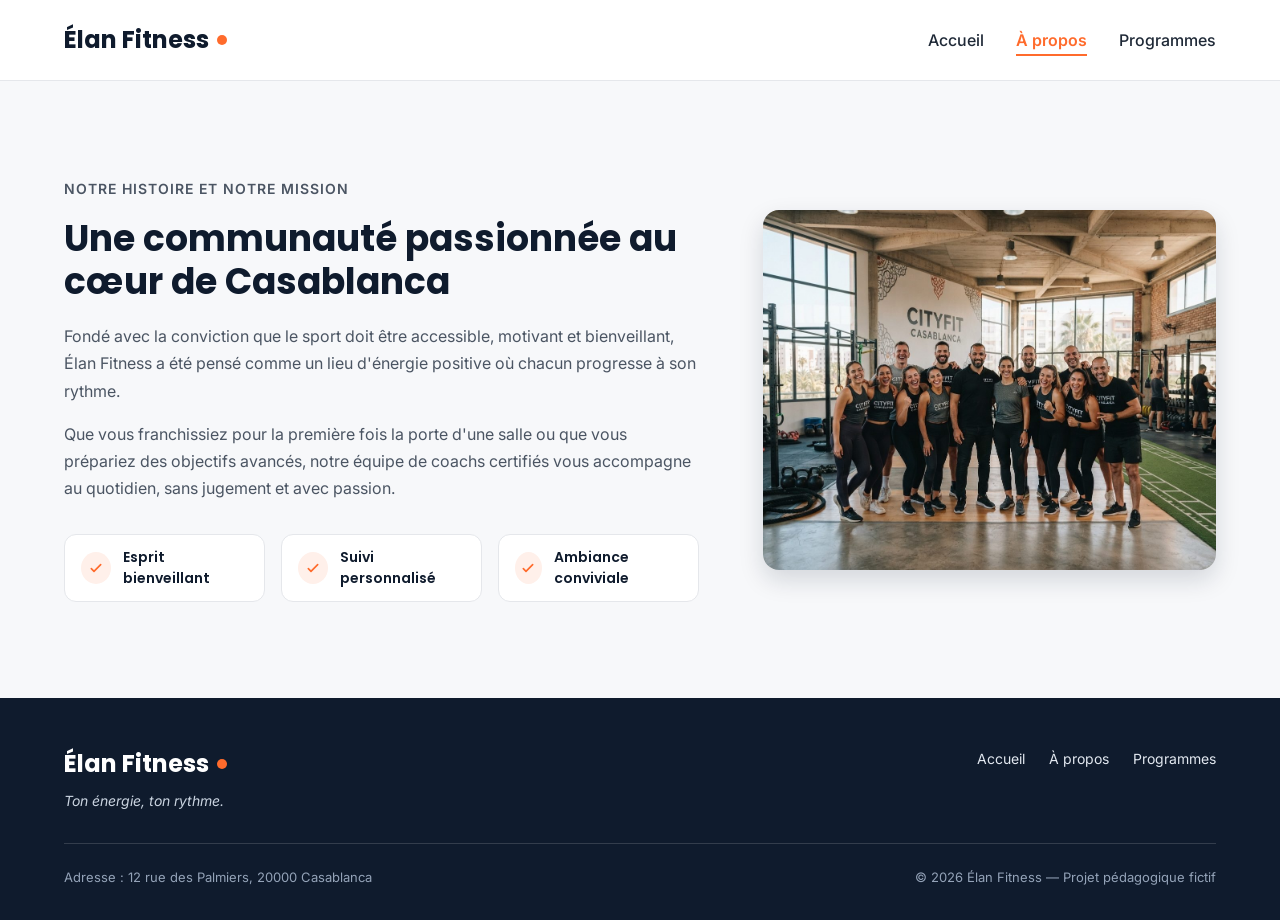
<file: Front-end/elan-fitness/propos.html>
<!DOCTYPE html>
<html lang="fr">
<head>
  <meta charset="UTF-8">
  <meta name="viewport" content="width=device-width, initial-scale=1">
  <meta name="description" content="Élan Fitness, salle de sport à Casablanca : musculation, yoga, cardio et boxe fitness avec des coachs diplômés. Réservez votre cours d'essai gratuit.">
  <title>Élan Fitness | Salle de sport à Casablanca</title>

  <link rel="preconnect" href="https://fonts.googleapis.com">
  <link rel="preconnect" href="https://fonts.gstatic.com" crossorigin>
  <link href="https://fonts.googleapis.com/css2?family=Inter:wght@400;500;600&family=Poppins:wght@600;700;800&display=swap" rel="stylesheet">

  <link rel="stylesheet" href="style.css">
</head>
<body>
    
  <header class="en-tete">
    <div class="conteneur en-tete-contenu">
      <a href="#accueil" class="logo">Élan Fitness</a>

      <nav aria-label="Navigation principale">
        <ul class="menu">
          <li><a href="index.html">Accueil</a></li>
          <li><a href="#a-propos" class="lien-actif">À propos</a></li>
          <li><a href="programmes.html">Programmes</a></li>
        </ul>
      </nav>
    </div>
  </header>
  <main>
    <section id="a-propos" class="section">
      <div class="conteneur apropos-contenu">

        <div class="apropos-texte">
          <p class="sur-titre">Notre histoire et notre mission</p>
          <h2>Une communauté passionnée au cœur de Casablanca</h2>
          <p>
            Fondé avec la conviction que le sport doit être accessible, motivant et bienveillant,
            Élan Fitness a été pensé comme un lieu d'énergie positive où chacun progresse à son rythme.
          </p>
          <p>
            Que vous franchissiez pour la première fois la porte d'une salle ou que vous prépariez des
            objectifs avancés, notre équipe de coachs certifiés vous accompagne au quotidien, sans
            jugement et avec passion.
          </p>

          <ul class="valeurs">
            <li class="valeur">
              <div class="icone icone-petite"><img src="img/icone-check.svg" alt=""></div>
              <span>Esprit bienveillant</span>
            </li>
            <li class="valeur">
              <div class="icone icone-petite"><img src="img/icone-check.svg" alt=""></div>
              <span>Suivi personnalisé</span>
            </li>
            <li class="valeur">
              <div class="icone icone-petite"><img src="img/icone-check.svg" alt=""></div>
              <span>Ambiance conviviale</span>
            </li>
          </ul>
        </div>

        <img class="apropos-image" src="img/equipe.jpg" alt="L'équipe de coachs d'Élan Fitness réunie dans la salle">

      </div>
    </section>

</main>

      <footer class="pied-de-page">
    <div class="conteneur">

      <div class="pied-haut">
        <div>
          <p class="logo logo-clair">Élan Fitness</p>
          <p class="slogan">Ton énergie, ton rythme.</p>
        </div>

        <nav aria-label="Navigation du pied de page">
          <ul class="menu menu-pied">
            <li><a href="index.html">Accueil</a></li>
            <li><a href="#a-propos">À propos</a></li>
            <li><a href="programmes.html">Programmes</a></li>
          </ul>
        </nav>
      </div>

      <div class="pied-bas">
        <p>Adresse : 12 rue des Palmiers, 20000 Casablanca</p>
        <p>&copy; 2026 Élan Fitness — Projet pédagogique fictif</p>
      </div>

    </div>
  </footer>

</body>
</html>
</file>
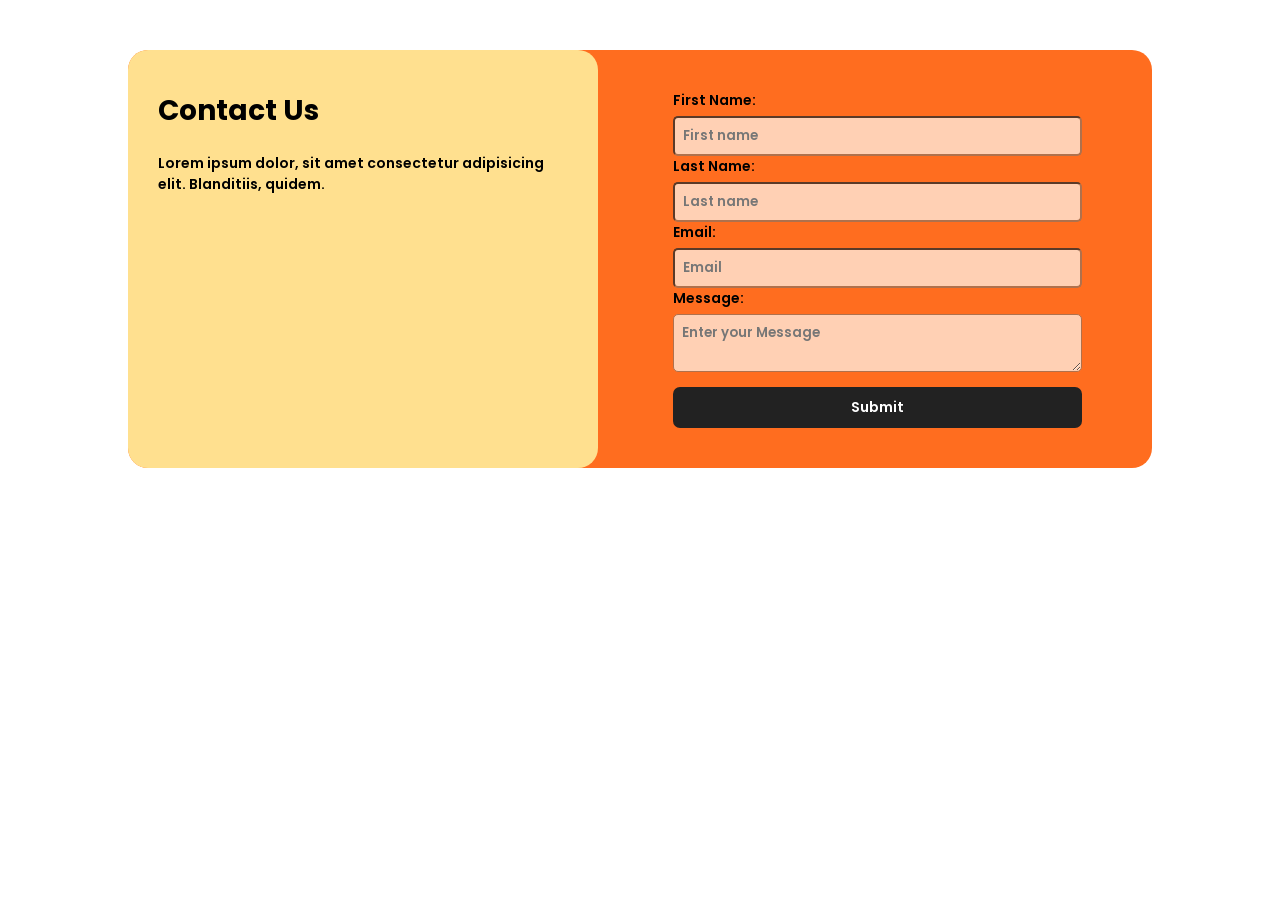
<file: Front-end/elan-fitness/Testing.html>
<!DOCTYPE html>
<html lang="en">
<head>
    <meta charset="UTF-8">
    <meta name="viewport" content="width=device-width, initial-scale=1.0">
    <title>Document</title>
    <link rel="preconnect" href="https://fonts.googleapis.com">
<link rel="preconnect" href="https://fonts.gstatic.com" crossorigin>
<link href="https://fonts.googleapis.com/css2?family=Poppins:ital,wght@0,100;0,200;0,300;0,400;0,500;0,600;0,700;0,800;0,900;1,100;1,200;1,300;1,400;1,500;1,600;1,700;1,800;1,900&display=swap" rel="stylesheet">
    <link rel="stylesheet" href="Testing.css">
</head>
<body>
    <div class="container">
        <div class="form">

            <div class="form-left">
            <h1>Contact Us</h1>
            <br>
            <p class="hero">Lorem ipsum dolor, sit amet consectetur adipisicing elit. Blanditiis, quidem.</p>
        </div>

            <div class="form-right">
                
<form>
    <div class="form-group">
        <label for="FName">First Name:</label>
        <input type="text" id="FName" placeholder="First name">
    </div>

    <div class="form-group">
        <label for="LName">Last Name:</label>
        <input type="text" id="LName" placeholder="Last name">
    </div>

    <div class="form-group">
        <label for="email">Email:</label>
        <input type="email" id="email" placeholder="Email">
    </div>
    
        <div class="form-group">
        <label for="Message">Message:</label>
        <textarea id="Message" placeholder="Enter your Message"></textarea>
    </div>

    <input id="Submitbutton" type="submit" value="Submit">
    
</form>
            </div>
        
        </div>
    </div>
</body>
</html>
</file>
<file: docs/style.css>
* {
  box-sizing: border-box;
  margin: 0;
  padding: 0;
}

html {
  scroll-behavior: smooth;
}

body {
  font-family: 'Inter', Arial, sans-serif;
  font-size: 16px;
  line-height: 1.5;
  color: #1F2937;
  background-color: #F7F8FA;
}

h1, h2, h3, h4 {
  font-family: 'Poppins', Arial, sans-serif;
  color: #0F1B2D;
}

a {
  color: inherit;
  text-decoration: none;
}

ul {
  list-style: none;
}

img {
  display: block;
  max-width: 100%;
}

a:focus-visible,
button:focus-visible {
  outline: 3px solid #FF6B2C;
  outline-offset: 2px;
}

.conteneur {
  width: 100%;
  max-width: 1200px;
  margin: 0 auto;
  padding: 0 24px;
}

.section {
  padding: 96px 0;
}

.section-blanche {
  background-color: #FFFFFF;
  border-top: 1px solid #E5E7EB;
  border-bottom: 1px solid #E5E7EB;
}

.section-titre {
  max-width: 640px;
  margin: 0 auto 64px;
  text-align: center;
}

.section-titre h2 {
  font-size: 32px;
  margin-bottom: 16px;
}

.section-titre h3 {
  font-size: 26px;
  margin-bottom: 12px;
}

.section-titre p {
  color: #4B5563;
}

.sur-titre {
  font-size: 14px;
  font-weight: 600;
  color: #FF6B2C;
  text-transform: uppercase;
  letter-spacing: 1px;
  margin-bottom: 12px;
}

.bouton {
  display: inline-block;
  padding: 14px 28px;
  border-radius: 8px;
  font-size: 16px;
  font-weight: 600;
  text-align: center;
  cursor: pointer;
}

.bouton-principal {
  background-color: #FF6B2C;
  border: 1px solid #FF6B2C;
  color: #FFFFFF;
}

.bouton-principal:hover {
  background-color: #F05817;
}

.bouton-secondaire {
  background-color: #FFFFFF;
  border: 1px solid #0F1B2D;
  color: #0F1B2D;
}

.bouton-secondaire:hover {
  background-color: #F3F4F6;
}

.cartes {
  display: flex;
  gap: 24px;
}

.carte {
  flex: 1;
  background-color: #FFFFFF;
  border: 1px solid #E5E7EB;
  border-radius: 12px;
  box-shadow: 0 1px 3px rgba(15, 27, 45, 0.08);
}

.icone {
  width: 48px;
  height: 48px;
  background-color: #FFF0EA;
  border-radius: 8px;
  display: flex;
  align-items: center;
  justify-content: center;
}

.icone img {
  width: 24px;
  height: 24px;
}

.icone-petite {
  width: 32px;
  height: 32px;
  border-radius: 50%;
}

.icone-petite img {
  width: 16px;
  height: 16px;
}

.en-tete {
  position: sticky;
  top: 0;
  z-index: 10;
  background-color: #FFFFFF;
  border-bottom: 1px solid #E5E7EB;
}

.en-tete-contenu {
  height: 80px;
  display: flex;
  align-items: center;
  justify-content: space-between;
}

.logo {
  display: flex;
  align-items: center;
  font-family: 'Poppins', Arial, sans-serif;
  font-size: 24px;
  font-weight: 700;
  color: #0F1B2D;
}

.logo::after {
  content: "";
  width: 10px;
  height: 10px;
  margin-left: 8px;
  background-color: #FF6B2C;
  border-radius: 50%;
}

.menu {
  display: flex;
  gap: 32px;
}

.menu a {
  font-weight: 500;
  padding-bottom: 4px;
  border-bottom: 2px solid transparent;
}

.menu a:hover {
  color: #FF6B2C;
}

.menu .lien-actif {
  color: #FF6B2C;
  font-weight: 600;
  border-bottom-color: #FF6B2C;
}

.hero {
  padding: 64px 0 96px;
}

.hero-contenu {
  display: flex;
  align-items: center;
  gap: 32px;
}

.hero-texte {
  flex: 7;
}

.hero-texte h1 {
  font-size: 48px;
  font-weight: 800;
  line-height: 1.2;
  margin-bottom: 24px;
}

.hero-description {
  max-width: 520px;
  font-size: 18px;
  line-height: 1.6;
  color: #4B5563;
  margin-bottom: 32px;
}

.boutons {
  display: flex;
  flex-wrap: wrap;
  gap: 16px;
}

.hero-image {
  flex: 5;
  min-width: 0;
  height: 400px;
  object-fit: cover;
  border-radius: 16px;
  border: 1px solid #E5E7EB;
  box-shadow: 0 10px 25px rgba(15, 27, 45, 0.15);
}

.chiffres {
  display: flex;
  margin-top: 64px;
  padding: 32px;
  background-color: #FFFFFF;
  border: 1px solid #E5E7EB;
  border-radius: 12px;
  box-shadow: 0 1px 3px rgba(15, 27, 45, 0.08);
}

.chiffre {
  flex: 1;
  text-align: center;
  font-weight: 500;
  color: #0F1B2D;
}

.chiffre + .chiffre {
  border-left: 1px solid #E5E7EB;
}

.chiffre-nombre {
  font-family: 'Poppins', Arial, sans-serif;
  font-size: 36px;
  font-weight: 800;
  color: #FF6B2C;
}

.carte-avantage {
  padding: 24px;
  background-color: #F7F8FA;
  box-shadow: none;
}

.carte-avantage .icone {
  margin-bottom: 20px;
}

.carte-avantage h3 {
  font-size: 20px;
  margin-bottom: 8px;
}

.carte-avantage p {
  color: #4B5563;
  line-height: 1.6;
}

.apropos-contenu {
  display: flex;
  align-items: center;
  gap: 64px;
}

.apropos-texte {
  flex: 7;
}

.apropos-texte h2 {
  font-size: 36px;
  line-height: 1.2;
  margin-bottom: 20px;
}

.apropos-texte p {
  color: #4B5563;
  line-height: 1.7;
  margin-bottom: 16px;
}

.valeurs {
  display: flex;
  gap: 16px;
  margin-top: 32px;
}

.valeur {
  flex: 1;
  display: flex;
  align-items: center;
  gap: 12px;
  padding: 12px 16px;
  background-color: #FFFFFF;
  border: 1px solid #E5E7EB;
  border-radius: 12px;
  font-family: 'Poppins', Arial, sans-serif;
  font-size: 14px;
  font-weight: 600;
  color: #0F1B2D;
}

.apropos-image {
  flex: 5;
  min-width: 0;
  height: 360px;
  object-fit: cover;
  border-radius: 16px;
  box-shadow: 0 10px 25px rgba(15, 27, 45, 0.15);
}

.carte-programme {
  display: flex;
  flex-direction: column;
  overflow: hidden;
}

.carte-programme > img {
  width: 100%;
  height: 200px;
  object-fit: cover;
}

.programme-corps {
  flex: 1;
  display: flex;
  flex-direction: column;
  padding: 20px;
}

.programme-corps h3 {
  font-size: 20px;
  margin-bottom: 8px;
}

.programme-corps p {
  font-size: 15px;
  color: #4B5563;
}

.etiquette {
  align-self: flex-start;
  padding: 4px 10px;
  margin-bottom: 12px;
  border-radius: 6px;
  font-size: 12px;
  font-weight: 600;
}

.etiquette-orange {
  background-color: #FFEDE5;
  color: #C2410C;
}

.etiquette-bleue {
  background-color: #DBEAFE;
  color: #1D4ED8;
}

.etiquette-verte {
  background-color: #D1FAE5;
  color: #047857;
}

.programme-corps .duree {
  display: flex;
  align-items: center;
  gap: 8px;
  margin-top: auto;
  padding-top: 16px;
  border-top: 1px solid #E5E7EB;
  font-size: 13px;
  font-weight: 600;
  color: #0F1B2D;
}

.programme-corps h3 + p {
  margin-bottom: 16px;
}

.duree img {
  width: 16px;
  height: 16px;
}

.formules {
  margin-top: 96px;
}

.formule {
  position: relative;
  display: flex;
  flex-direction: column;
  padding: 28px;
}

.formule h4 {
  font-size: 20px;
}

.prix {
  margin: 8px 0 16px;
  font-family: 'Poppins', Arial, sans-serif;
  font-size: 30px;
  font-weight: 800;
  color: #FF6B2C;
}

.prix span {
  font-family: 'Inter', Arial, sans-serif;
  font-size: 16px;
  font-weight: 500;
  color: #4B5563;
}

.prix-note {
  margin: -8px 0 16px;
  font-size: 13px;
  color: #4B5563;
}

.formule-liste {
  flex: 1;
  margin-bottom: 24px;
}

.formule-liste li {
  padding-left: 28px;
  margin-bottom: 12px;
  font-size: 15px;
  background-image: url('img/icone-check.svg');
  background-repeat: no-repeat;
  background-position: left center;
  background-size: 16px;
}

.formule .bouton {
  display: block;
}

.formule-populaire {
  border: 2px solid #FF6B2C;
  box-shadow: 0 10px 25px rgba(255, 107, 44, 0.2);
}

.badge-populaire {
  position: absolute;
  top: -14px;
  left: 50%;
  transform: translateX(-50%);
  padding: 4px 14px;
  background-color: #FF6B2C;
  border-radius: 999px;
  font-size: 12px;
  font-weight: 700;
  text-transform: uppercase;
  color: #FFFFFF;
}

.pied-de-page {
  padding: 48px 0 32px;
  background-color: #0F1B2D;
  color: #FFFFFF;
}

.pied-haut {
  display: flex;
  justify-content: space-between;
  align-items: flex-start;
  padding-bottom: 32px;
  border-bottom: 1px solid rgba(255, 255, 255, 0.15);
}

.logo-clair {
  color: #FFFFFF;
}

.slogan {
  margin-top: 8px;
  font-size: 14px;
  font-style: italic;
  color: #CBD5E1;
}

.menu-pied {
  gap: 24px;
}

.menu-pied a {
  font-size: 14px;
  font-weight: 400;
  color: #E2E8F0;
}

.pied-bas {
  display: flex;
  justify-content: space-between;
  margin-top: 24px;
  font-size: 13px;
  color: #94A3B8;
}

.hero-img{
  width: 80px;
  height: 80px;
  object-fit: cover;
}

.logo-wrapper{
  display: flex;
  align-items: center;

}

.menu-toggle {
  display: none;
  background: none;
  border: none;
  cursor: pointer;
  padding: 8px;
}

.menu-toggle span {
  display: block;
  width: 24px;
  height: 2px;
  margin: 5px 0;
  background-color: #0F1B2D;
  transition: all 0.3s ease;
}

@media (max-width: 992px) {
  .section {
    padding: 64px 0;
  }

  .hero-texte h1 {
    font-size: 38px;
  }

  .hero-contenu {
    flex-direction: column;
    text-align: center;
  }

  .hero-description {
    margin-left: auto;
    margin-right: auto;
  }

  .boutons {
    justify-content: center;
  }

  .hero-image {
    width: 100%;
    height: 320px;
  }

  .cartes {
    flex-direction: column;
  }

  .apropos-contenu {
    flex-direction: column-reverse;
  }

  .apropos-image {
    width: 100%;
    height: 300px;
  }

  .pied-haut {
    flex-direction: column;
    gap: 24px;
  }
}

@media (max-width: 768px) {
  .menu-toggle {
    display: block;
  }

  nav[aria-label="Navigation principale"] .menu {
    display: none; 
    position: absolute;
    top: 80px;
    left: 0;
    width: 100%;
    background-color: #FFFFFF;
    flex-direction: column;
    align-items: center;
    padding: 24px 0;
    gap: 20px;
    border-bottom: 1px solid #E5E7EB;
    box-shadow: 0 4px 6px -1px rgba(0, 0, 0, 0.1);
  }

  nav[aria-label="Navigation principale"] .menu.menu-ouvert {
    display: flex;
  }

  .hero-texte h1 {
    font-size: 32px;
  }

  .chiffres {
    flex-direction: column;
    gap: 24px;
    padding: 24px;
  }

  .chiffre + .chiffre {
    border-left: none;
    border-top: 1px solid #E5E7EB;
    padding-top: 24px;
  }

  .valeurs {
    flex-direction: column;
  }

  .pied-bas {
    flex-direction: column;
    gap: 12px;
    text-align: center;
  }

  .menu-pied {
    flex-wrap: wrap;
    gap: 16px;
  }
}

@media (max-width: 480px) {
  .conteneur {
    padding: 0 16px;
  }

  .boutons {
    flex-direction: column;
    width: 100%;
  }

  .bouton {
    width: 100%;
  }

  .logo-wrapper {
    gap: 8px;
  }

  .hero-img {
    width: 60px;
    height: 60px;
  }

  .logo {
    font-size: 20px;
  }
}
</file>
<file: elan-fitness-20261006T102312Z-1-001/elan-fitness/style.css>
* {
  box-sizing: border-box;
  margin: 0;
  padding: 0;
}

html {
  scroll-behavior: smooth;
}

body {
  font-family: 'Inter', Arial, sans-serif;
  font-size: 16px;
  line-height: 1.5;
  color: #1F2937;
  background-color: #F7F8FA;
}

h1, h2, h3, h4 {
  font-family: 'Poppins', Arial, sans-serif;
  color: #0F1B2D;
}

a {
  color: inherit;
  text-decoration: none;
}

ul {
  list-style: none;
}

img {
  display: block;
  max-width: 100%;
}

a:focus-visible,
button:focus-visible {
  outline: 3px solid #FF6B2C;
  outline-offset: 2px;
}

.conteneur {
  width: 100%;
  max-width: 1200px;
  margin: 0 auto;
  padding: 0 24px;
}

.section {
  padding: 96px 0;
}

.section-blanche {
  background-color: #FFFFFF;
  border-top: 1px solid #E5E7EB;
  border-bottom: 1px solid #E5E7EB;
}

.section-titre {
  max-width: 640px;
  margin: 0 auto 64px;
  text-align: center;
}

.section-titre h2 {
  font-size: 32px;
  margin-bottom: 16px;
}

.section-titre h3 {
  font-size: 26px;
  margin-bottom: 12px;
}

.section-titre p {
  color: #4B5563;
}

.sur-titre {
  font-size: 14px;
  font-weight: 600;
  color: #FF6B2C;
  text-transform: uppercase;
  letter-spacing: 1px;
  margin-bottom: 12px;
}

.bouton {
  display: inline-block;
  padding: 14px 28px;
  border-radius: 8px;
  font-size: 16px;
  font-weight: 600;
  text-align: center;
  cursor: pointer;
}

.bouton-principal {
  background-color: #FF6B2C;
  border: 1px solid #FF6B2C;
  color: #FFFFFF;
}

.bouton-principal:hover {
  background-color: #F05817;
}

.bouton-secondaire {
  background-color: #FFFFFF;
  border: 1px solid #0F1B2D;
  color: #0F1B2D;
}

.bouton-secondaire:hover {
  background-color: #F3F4F6;
}

.cartes {
  display: flex;
  gap: 24px;
}

.carte {
  flex: 1;
  background-color: #FFFFFF;
  border: 1px solid #E5E7EB;
  border-radius: 12px;
  box-shadow: 0 1px 3px rgba(15, 27, 45, 0.08);
}

.icone {
  width: 48px;
  height: 48px;
  background-color: #FFF0EA;
  border-radius: 8px;
  display: flex;
  align-items: center;
  justify-content: center;
}

.icone img {
  width: 24px;
  height: 24px;
}

.icone-petite {
  width: 32px;
  height: 32px;
  border-radius: 50%;
}

.icone-petite img {
  width: 16px;
  height: 16px;
}

.en-tete {
  position: sticky;
  top: 0;
  z-index: 10;
  background-color: #FFFFFF;
  border-bottom: 1px solid #E5E7EB;
}

.en-tete-contenu {
  height: 80px;
  display: flex;
  align-items: center;
  justify-content: space-between;
}

.logo {
  display: flex;
  align-items: center;
  font-family: 'Poppins', Arial, sans-serif;
  font-size: 24px;
  font-weight: 700;
  color: #0F1B2D;
}

.logo::after {
  content: "";
  width: 10px;
  height: 10px;
  margin-left: 8px;
  background-color: #FF6B2C;
  border-radius: 50%;
}

.menu {
  display: flex;
  gap: 32px;
}

.menu a {
  font-weight: 500;
  padding-bottom: 4px;
  border-bottom: 2px solid transparent;
}

.menu a:hover {
  color: #FF6B2C;
}

.menu .lien-actif {
  color: #FF6B2C;
  font-weight: 600;
  border-bottom-color: #FF6B2C;
}

.hero {
  padding: 64px 0 96px;
}

.hero-contenu {
  display: flex;
  align-items: center;
  gap: 32px;
}

.hero-texte {
  flex: 7;
}

.hero-texte h1 {
  font-size: 48px;
  font-weight: 800;
  line-height: 1.2;
  margin-bottom: 24px;
}

.hero-description {
  max-width: 520px;
  font-size: 18px;
  line-height: 1.6;
  color: #4B5563;
  margin-bottom: 32px;
}

.boutons {
  display: flex;
  flex-wrap: wrap;
  gap: 16px;
}

.hero-image {
  flex: 5;
  min-width: 0;
  height: 400px;
  object-fit: cover;
  border-radius: 16px;
  border: 1px solid #E5E7EB;
  box-shadow: 0 10px 25px rgba(15, 27, 45, 0.15);
}

.chiffres {
  display: flex;
  margin-top: 64px;
  padding: 32px;
  background-color: #FFFFFF;
  border: 1px solid #E5E7EB;
  border-radius: 12px;
  box-shadow: 0 1px 3px rgba(15, 27, 45, 0.08);
}

.chiffre {
  flex: 1;
  text-align: center;
  font-weight: 500;
  color: #0F1B2D;
}

.chiffre + .chiffre {
  border-left: 1px solid #E5E7EB;
}

.chiffre-nombre {
  font-family: 'Poppins', Arial, sans-serif;
  font-size: 36px;
  font-weight: 800;
  color: #FF6B2C;
}

.carte-avantage {
  padding: 24px;
  background-color: #F7F8FA;
  box-shadow: none;
}

.carte-avantage .icone {
  margin-bottom: 20px;
}

.carte-avantage h3 {
  font-size: 20px;
  margin-bottom: 8px;
}

.carte-avantage p {
  color: #4B5563;
  line-height: 1.6;
}

.apropos-contenu {
  display: flex;
  align-items: center;
  gap: 64px;
}

.apropos-texte {
  flex: 7;
}

.apropos-texte h2 {
  font-size: 36px;
  line-height: 1.2;
  margin-bottom: 20px;
}

.apropos-texte p {
  color: #4B5563;
  line-height: 1.7;
  margin-bottom: 16px;
}

.valeurs {
  display: flex;
  gap: 16px;
  margin-top: 32px;
}

.valeur {
  flex: 1;
  display: flex;
  align-items: center;
  gap: 12px;
  padding: 12px 16px;
  background-color: #FFFFFF;
  border: 1px solid #E5E7EB;
  border-radius: 12px;
  font-family: 'Poppins', Arial, sans-serif;
  font-size: 14px;
  font-weight: 600;
  color: #0F1B2D;
}

.apropos-image {
  flex: 5;
  min-width: 0;
  height: 360px;
  object-fit: cover;
  border-radius: 16px;
  box-shadow: 0 10px 25px rgba(15, 27, 45, 0.15);
}

.carte-programme {
  display: flex;
  flex-direction: column;
  overflow: hidden;
}

.carte-programme > img {
  width: 100%;
  height: 200px;
  object-fit: cover;
}

.programme-corps {
  flex: 1;
  display: flex;
  flex-direction: column;
  padding: 20px;
}

.programme-corps h3 {
  font-size: 20px;
  margin-bottom: 8px;
}

.programme-corps p {
  font-size: 15px;
  color: #4B5563;
}

.etiquette {
  align-self: flex-start;
  padding: 4px 10px;
  margin-bottom: 12px;
  border-radius: 6px;
  font-size: 12px;
  font-weight: 600;
}

.etiquette-orange {
  background-color: #FFEDE5;
  color: #C2410C;
}

.etiquette-bleue {
  background-color: #DBEAFE;
  color: #1D4ED8;
}

.etiquette-verte {
  background-color: #D1FAE5;
  color: #047857;
}

.programme-corps .duree {
  display: flex;
  align-items: center;
  gap: 8px;
  margin-top: auto;
  padding-top: 16px;
  border-top: 1px solid #E5E7EB;
  font-size: 13px;
  font-weight: 600;
  color: #0F1B2D;
}

.programme-corps h3 + p {
  margin-bottom: 16px;
}

.duree img {
  width: 16px;
  height: 16px;
}

.formules {
  margin-top: 96px;
}

.formule {
  position: relative;
  display: flex;
  flex-direction: column;
  padding: 28px;
}

.formule h4 {
  font-size: 20px;
}

.prix {
  margin: 8px 0 16px;
  font-family: 'Poppins', Arial, sans-serif;
  font-size: 30px;
  font-weight: 800;
  color: #FF6B2C;
}

.prix span {
  font-family: 'Inter', Arial, sans-serif;
  font-size: 16px;
  font-weight: 500;
  color: #4B5563;
}

.prix-note {
  margin: -8px 0 16px;
  font-size: 13px;
  color: #4B5563;
}

.formule-liste {
  flex: 1;
  margin-bottom: 24px;
}

.formule-liste li {
  padding-left: 28px;
  margin-bottom: 12px;
  font-size: 15px;
  background-image: url('img/icone-check.svg');
  background-repeat: no-repeat;
  background-position: left center;
  background-size: 16px;
}

.formule .bouton {
  display: block;
}

.formule-populaire {
  border: 2px solid #FF6B2C;
  box-shadow: 0 10px 25px rgba(255, 107, 44, 0.2);
}

.badge-populaire {
  position: absolute;
  top: -14px;
  left: 50%;
  transform: translateX(-50%);
  padding: 4px 14px;
  background-color: #FF6B2C;
  border-radius: 999px;
  font-size: 12px;
  font-weight: 700;
  text-transform: uppercase;
  color: #FFFFFF;
}

.pied-de-page {
  padding: 48px 0 32px;
  background-color: #0F1B2D;
  color: #FFFFFF;
}

.pied-haut {
  display: flex;
  justify-content: space-between;
  align-items: flex-start;
  padding-bottom: 32px;
  border-bottom: 1px solid rgba(255, 255, 255, 0.15);
}

.logo-clair {
  color: #FFFFFF;
}

.slogan {
  margin-top: 8px;
  font-size: 14px;
  font-style: italic;
  color: #CBD5E1;
}

.menu-pied {
  gap: 24px;
}

.menu-pied a {
  font-size: 14px;
  font-weight: 400;
  color: #E2E8F0;
}

.pied-bas {
  display: flex;
  justify-content: space-between;
  margin-top: 24px;
  font-size: 13px;
  color: #94A3B8;
}
</file>
<file: Front-end/elan-fitness/style.css>
* {
  box-sizing: border-box;
  margin: 0;
  padding: 0;
}

html {
  scroll-behavior: smooth;
}

body {
  font-family: 'Inter', Arial, sans-serif;
  font-size: 16px;
  line-height: 1.5;
  color: #1F2937;
  background-color: #F7F8FA;
}

h1, h2, h3, h4 {
  font-family: 'Poppins', Arial, sans-serif;
  color: #0F1B2D;
}

a {
  color: inherit;
  text-decoration: none;
}

ul {
  list-style: none;
}

img {
  display: block;
  max-width: 100%;
}

a:focus-visible,
button:focus-visible {
  outline: 3px solid #FF6B2C;
  outline-offset: 2px;
}

.conteneur {
  width: 100%;
  max-width: 1200px;
  margin: 0 auto;
  padding: 0 24px;
}

.section {
  padding: 96px 0;
}

.section-blanche {
  background-color: #FFFFFF;
  border-top: 1px solid #E5E7EB;
  border-bottom: 1px solid #E5E7EB;
}

.section-titre {
  max-width: 640px;
  margin: 0 auto 64px;
  text-align: center;
}

.section-titre h2 {
  font-size: 32px;
  margin-bottom: 16px;
}

.section-titre h3 {
  font-size: 26px;
  margin-bottom: 12px;
}

.section-titre p {
  color: #4B5563;
}

.sur-titre {
  font-size: 14px;
  font-weight: 600;
  color: #FF6B2C;
  text-transform: uppercase;
  letter-spacing: 1px;
  margin-bottom: 12px;
}

.bouton {
  display: inline-block;
  padding: 14px 28px;
  border-radius: 8px;
  font-size: 16px;
  font-weight: 600;
  text-align: center;
  cursor: pointer;
}

.bouton-principal {
  background-color: #FF6B2C;
  border: 1px solid #FF6B2C;
  color: #FFFFFF;
}

.bouton-principal:hover {
  background-color: #F05817;
}

.bouton-secondaire {
  background-color: #FFFFFF;
  border: 1px solid #0F1B2D;
  color: #0F1B2D;
}

.bouton-secondaire:hover {
  background-color: #F3F4F6;
}

.cartes {
  display: flex;
  gap: 24px;
}

.carte {
  flex: 1;
  background-color: #FFFFFF;
  border: 1px solid #E5E7EB;
  border-radius: 12px;
  box-shadow: 0 1px 3px rgba(15, 27, 45, 0.08);
}

.icone {
  width: 48px;
  height: 48px;
  background-color: #FFF0EA;
  border-radius: 8px;
  display: flex;
  align-items: center;
  justify-content: center;
}

.icone img {
  width: 24px;
  height: 24px;
}

.icone-petite {
  width: 32px;
  height: 32px;
  border-radius: 50%;
}

.icone-petite img {
  width: 16px;
  height: 16px;
}

.en-tete {
  position: sticky;
  top: 0;
  z-index: 10;
  background-color: #FFFFFF;
  border-bottom: 1px solid #E5E7EB;
}

.en-tete-contenu {
  height: 80px;
  display: flex;
  align-items: center;
  justify-content: space-between;
}

.logo {
  display: flex;
  align-items: center;
  font-family: 'Poppins', Arial, sans-serif;
  font-size: 24px;
  font-weight: 700;
  color: #0F1B2D;
}

.logo::after {
  content: "";
  width: 10px;
  height: 10px;
  margin-left: 8px;
  background-color: #FF6B2C;
  border-radius: 50%;
}

.menu {
  display: flex;
  gap: 32px;
}

.menu a {
  font-weight: 500;
  padding-bottom: 4px;
  border-bottom: 2px solid transparent;
}

.menu a:hover {
  color: #FF6B2C;
}

.menu .lien-actif {
  color: #FF6B2C;
  font-weight: 600;
  border-bottom-color: #FF6B2C;
}

.hero {
  padding: 64px 0 96px;
}

.hero-contenu {
  display: flex;
  align-items: center;
  gap: 32px;
}

.hero-texte {
  flex: 7;
}

.hero-texte h1 {
  font-size: 48px;
  font-weight: 800;
  line-height: 1.2;
  margin-bottom: 24px;
}

.hero-description {
  max-width: 520px;
  font-size: 18px;
  line-height: 1.6;
  color: #4B5563;
  margin-bottom: 32px;
}

.boutons {
  display: flex;
  flex-wrap: wrap;
  gap: 16px;
}

.hero-image {
  flex: 5;
  min-width: 0;
  height: 400px;
  object-fit: cover;
  border-radius: 16px;
  border: 1px solid #E5E7EB;
  box-shadow: 0 10px 25px rgba(15, 27, 45, 0.15);
}

.chiffres {
  display: flex;
  margin-top: 64px;
  padding: 32px;
  background-color: #FFFFFF;
  border: 1px solid #E5E7EB;
  border-radius: 12px;
  box-shadow: 0 1px 3px rgba(15, 27, 45, 0.08);
}

.chiffre {
  flex: 1;
  text-align: center;
  font-weight: 500;
  color: #0F1B2D;
}

.chiffre + .chiffre {
  border-left: 1px solid #E5E7EB;
}

.chiffre-nombre {
  font-family: 'Poppins', Arial, sans-serif;
  font-size: 36px;
  font-weight: 800;
  color: #FF6B2C;
}

.carte-avantage {
  padding: 24px;
  background-color: #F7F8FA;
  box-shadow: none;
}

.carte-avantage .icone {
  margin-bottom: 20px;
}

.carte-avantage h3 {
  font-size: 20px;
  margin-bottom: 8px;
}

.carte-avantage p {
  color: #4B5563;
  line-height: 1.6;
}

.apropos-contenu {
  display: flex;
  align-items: center;
  gap: 64px;
}

.apropos-texte {
  flex: 7;
}

.apropos-texte h2 {
  font-size: 36px;
  line-height: 1.2;
  margin-bottom: 20px;
}

.apropos-texte p {
  color: #4B5563;
  line-height: 1.7;
  margin-bottom: 16px;
}

.valeurs {
  display: flex;
  gap: 16px;
  margin-top: 32px;
}

.valeur {
  flex: 1;
  display: flex;
  align-items: center;
  gap: 12px;
  padding: 12px 16px;
  background-color: #FFFFFF;
  border: 1px solid #E5E7EB;
  border-radius: 12px;
  font-family: 'Poppins', Arial, sans-serif;
  font-size: 14px;
  font-weight: 600;
  color: #0F1B2D;
}

.apropos-image {
  flex: 5;
  min-width: 0;
  height: 360px;
  object-fit: cover;
  border-radius: 16px;
  box-shadow: 0 10px 25px rgba(15, 27, 45, 0.15);
}

.carte-programme {
  display: flex;
  flex-direction: column;
  overflow: hidden;
}

.carte-programme > img {
  width: 100%;
  height: 200px;
  object-fit: cover;
}

.programme-corps {
  flex: 1;
  display: flex;
  flex-direction: column;
  padding: 20px;
}

.programme-corps h3 {
  font-size: 20px;
  margin-bottom: 8px;
}

.programme-corps p {
  font-size: 15px;
  color: #4B5563;
}

.etiquette {
  align-self: flex-start;
  padding: 4px 10px;
  margin-bottom: 12px;
  border-radius: 6px;
  font-size: 12px;
  font-weight: 600;
}

.etiquette-orange {
  background-color: #FFEDE5;
  color: #C2410C;
}

.etiquette-bleue {
  background-color: #DBEAFE;
  color: #1D4ED8;
}

.etiquette-verte {
  background-color: #D1FAE5;
  color: #047857;
}

.programme-corps .duree {
  display: flex;
  align-items: center;
  gap: 8px;
  margin-top: auto;
  padding-top: 16px;
  border-top: 1px solid #E5E7EB;
  font-size: 13px;
  font-weight: 600;
  color: #0F1B2D;
}

.programme-corps h3 + p {
  margin-bottom: 16px;
}

.duree img {
  width: 16px;
  height: 16px;
}

.formules {
  margin-top: 96px;
}

.formule {
  position: relative;
  display: flex;
  flex-direction: column;
  padding: 28px;
}

.formule h4 {
  font-size: 20px;
}

.prix {
  margin: 8px 0 16px;
  font-family: 'Poppins', Arial, sans-serif;
  font-size: 30px;
  font-weight: 800;
  color: #FF6B2C;
}

.prix span {
  font-family: 'Inter', Arial, sans-serif;
  font-size: 16px;
  font-weight: 500;
  color: #4B5563;
}

.prix-note {
  margin: -8px 0 16px;
  font-size: 13px;
  color: #4B5563;
}

.formule-liste {
  flex: 1;
  margin-bottom: 24px;
}

.formule-liste li {
  padding-left: 28px;
  margin-bottom: 12px;
  font-size: 15px;
  background-image: url('img/icone-check.svg');
  background-repeat: no-repeat;
  background-position: left center;
  background-size: 16px;
}

.formule .bouton {
  display: block;
}

.formule-populaire {
  border: 2px solid #FF6B2C;
  box-shadow: 0 10px 25px rgba(255, 107, 44, 0.2);
}

.badge-populaire {
  position: absolute;
  top: -14px;
  left: 50%;
  transform: translateX(-50%);
  padding: 4px 14px;
  background-color: #FF6B2C;
  border-radius: 999px;
  font-size: 12px;
  font-weight: 700;
  text-transform: uppercase;
  color: #FFFFFF;
}

.pied-de-page {
  padding: 48px 0 32px;
  background-color: #0F1B2D;
  color: #FFFFFF;
}

.pied-haut {
  display: flex;
  justify-content: space-between;
  align-items: flex-start;
  padding-bottom: 32px;
  border-bottom: 1px solid rgba(255, 255, 255, 0.15);
}

.logo-clair {
  color: #FFFFFF;
}

.slogan {
  margin-top: 8px;
  font-size: 14px;
  font-style: italic;
  color: #CBD5E1;
}

.menu-pied {
  gap: 24px;
}

.menu-pied a {
  font-size: 14px;
  font-weight: 400;
  color: #E2E8F0;
}

.pied-bas {
  display: flex;
  justify-content: space-between;
  margin-top: 24px;
  font-size: 13px;
  color: #94A3B8;
}
</file>
<file: Front-end/elan-fitness/Testing.css>
*{
    margin: 0;
    padding: 0;

}

body{
background: #ffffff;
    font-size: 14px;
      font-family: "Poppins", sans-serif;
  font-weight: 600;
  font-style: normal;
}

.container{
    width: 80%;
    margin: 50px auto;
}

.form{
    background: #FF6D1F;
    display: flex;
    border-radius: 20px;
    flex-direction: row;
    gap: 15px;
}

.form-right{
    flex-basis: 40%;
    padding: 40px 60px;
}

.form-left{
flex-basis: 40%;
padding: 40px 30px;
background: #FFE08F;
border-radius: 20px;
}

.form-group {
    display: flex;
    flex-direction: column;
    gap: 5px; /* Adds spacing between label and input */
}


input, textarea {
    font-family: "Poppins", sans-serif;
  font-weight: 600;
  font-style: normal;
    width: 100%;
    padding: 8px;
    background-color: #ffd0b4;
    border-color: #af714d;
    border-radius: 5px;
    box-sizing: border-box;
}

input::placeholder, textarea::placeholder {
color: rgb(118, 118, 118);

}

#Submitbutton{
    font-family: "Poppins", sans-serif;
    font-weight: 600;
    font-style: normal;
    width: 100%;
    margin-top: 15px;
    padding: 10px;
    background-color: #222222;
    color: #fff;
    border: none;
    border-radius: 7px;
    cursor: pointer;
    font-size: 14px;
    font-weight: 600;
}

#Submitbutton:hover{
    background-color: #434E78;
}

textarea{
    resize: vertical;
}






















.poppins-thin {
  font-family: "Poppins", sans-serif;
  font-weight: 100;
  font-style: normal;
}

.poppins-extralight {
  font-family: "Poppins", sans-serif;
  font-weight: 200;
  font-style: normal;
}

.poppins-light {
  font-family: "Poppins", sans-serif;
  font-weight: 300;
  font-style: normal;
}

.poppins-regular {
  font-family: "Poppins", sans-serif;
  font-weight: 400;
  font-style: normal;
}

.poppins-medium {
  font-family: "Poppins", sans-serif;
  font-weight: 500;
  font-style: normal;
}

.poppins-semibold {
  font-family: "Poppins", sans-serif;
  font-weight: 600;
  font-style: normal;
}

.poppins-bold {
  font-family: "Poppins", sans-serif;
  font-weight: 700;
  font-style: normal;
}

.poppins-extrabold {
  font-family: "Poppins", sans-serif;
  font-weight: 800;
  font-style: normal;
}

.poppins-black {
  font-family: "Poppins", sans-serif;
  font-weight: 900;
  font-style: normal;
}

.poppins-thin-italic {
  font-family: "Poppins", sans-serif;
  font-weight: 100;
  font-style: italic;
}

.poppins-extralight-italic {
  font-family: "Poppins", sans-serif;
  font-weight: 200;
  font-style: italic;
}

.poppins-light-italic {
  font-family: "Poppins", sans-serif;
  font-weight: 300;
  font-style: italic;
}

.poppins-regular-italic {
  font-family: "Poppins", sans-serif;
  font-weight: 400;
  font-style: italic;
}

.poppins-medium-italic {
  font-family: "Poppins", sans-serif;
  font-weight: 500;
  font-style: italic;
}

.poppins-semibold-italic {
  font-family: "Poppins", sans-serif;
  font-weight: 600;
  font-style: italic;
}

.poppins-bold-italic {
  font-family: "Poppins", sans-serif;
  font-weight: 700;
  font-style: italic;
}

.poppins-extrabold-italic {
  font-family: "Poppins", sans-serif;
  font-weight: 800;
  font-style: italic;
}

.poppins-black-italic {
  font-family: "Poppins", sans-serif;
  font-weight: 900;
  font-style: italic;
}
</file>
